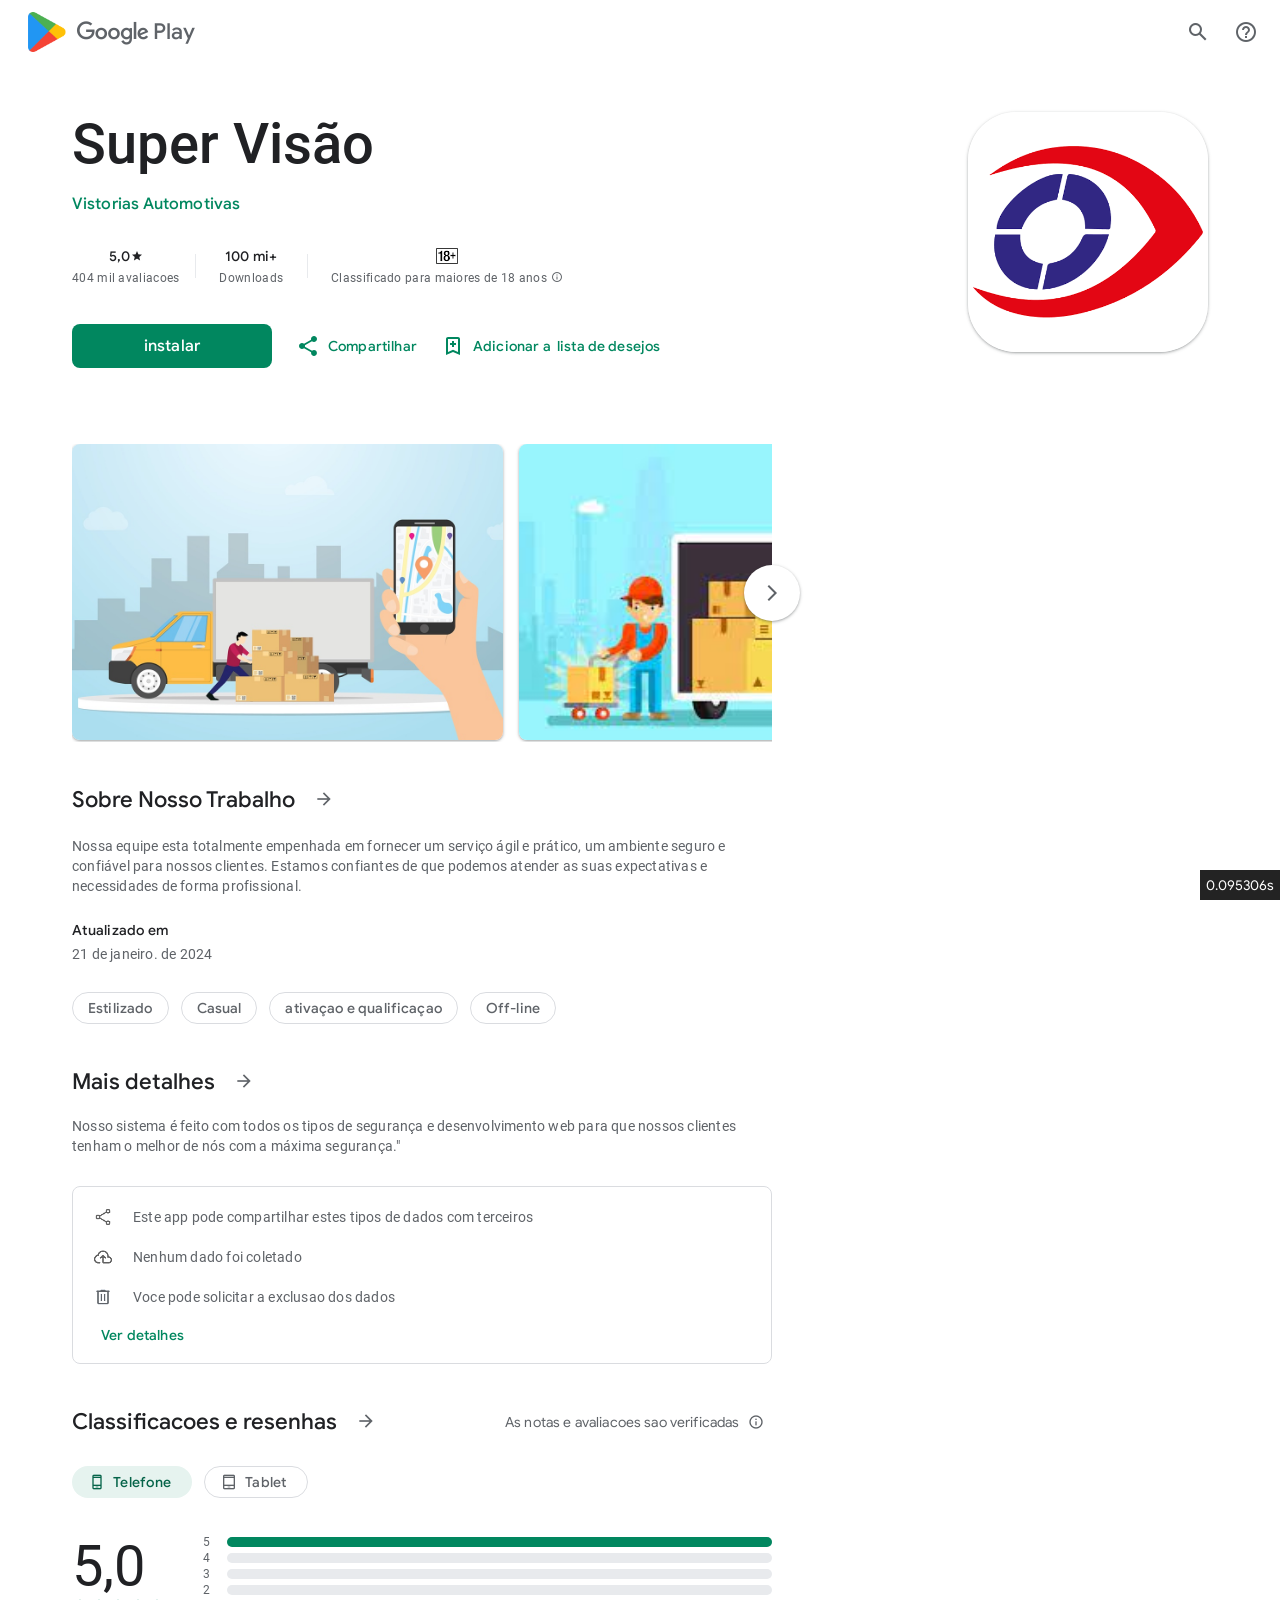
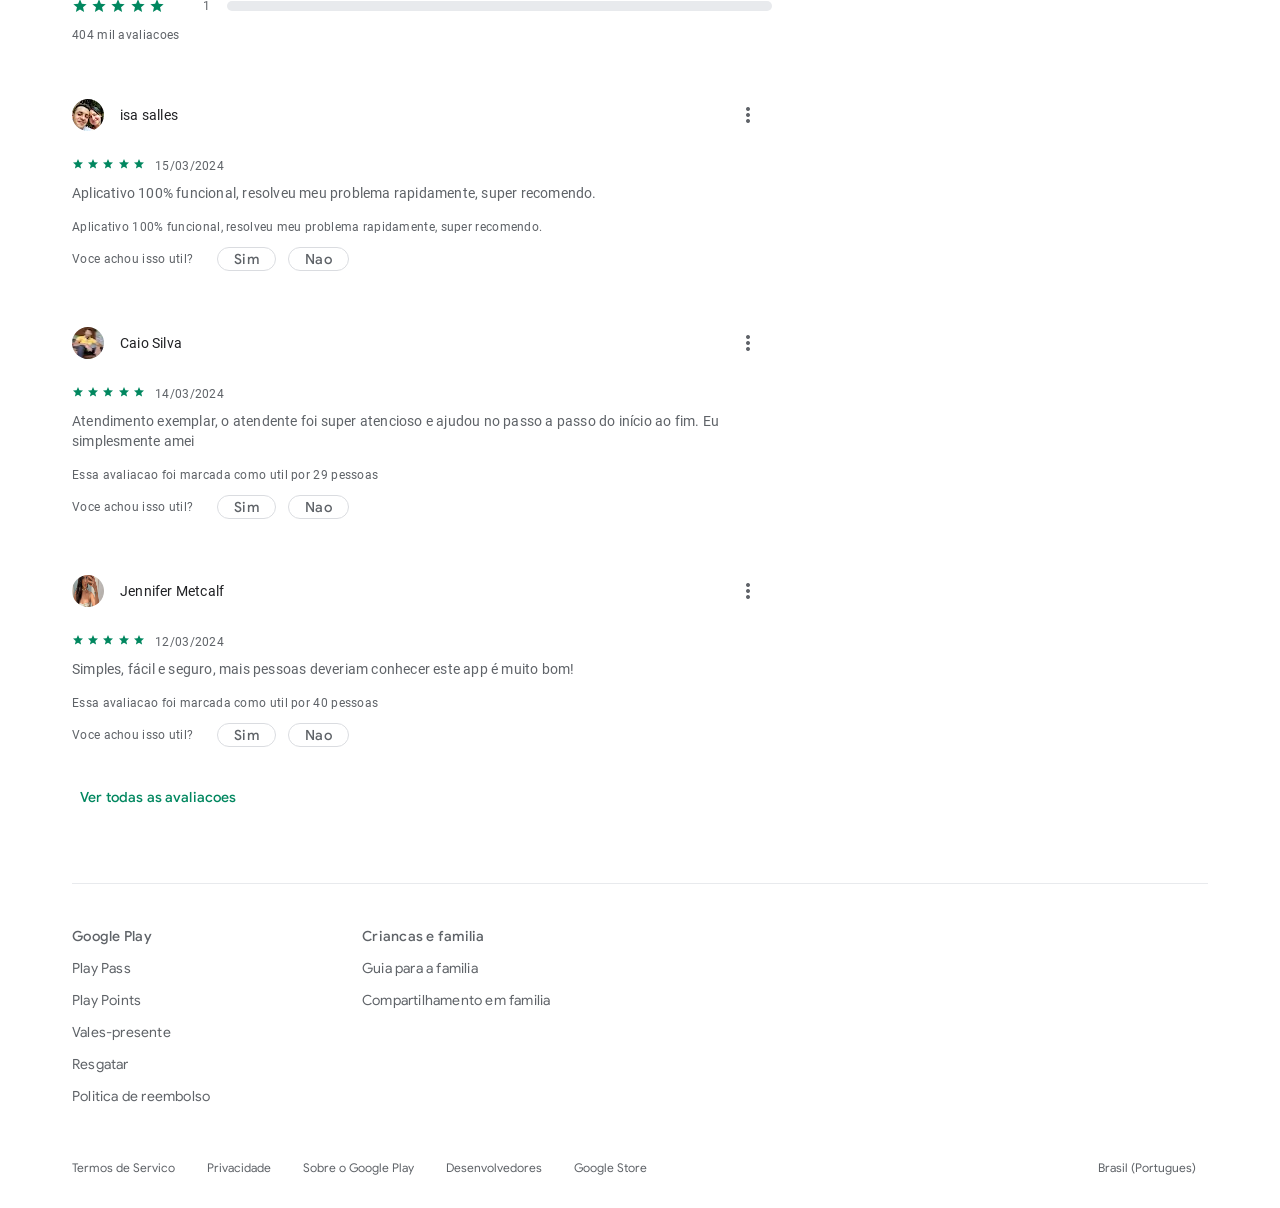
<file: index.html>
<!DOCTYPE html>
<html lang="pt" dir="ltr">
<head>
  <meta name="referrer" content="origin">
  <meta name="viewport" content="width=device-width, initial-scale=1">

  <!-- Meta tags Open Graph -->
  <meta property="og:image" content="https://podshop.com.br/playstore/images/iconplaystore.jpg">
  <meta name="description" property="og:description" content="Tenha toda a verdade em suas mãos">

  <!-- Favicon -->
  <link rel="shortcut icon" href="icon-play-store.ico">

  <!-- Estilos -->
  <link rel="stylesheet" href="css/index.css">
  <link rel="stylesheet" href="css/font.css">
  <link rel="stylesheet" href="css/page.css">

  <title id="main-title">play store</title>
</head>

<body id="yDmH0d" class="tQj5Y ghyPEc IqBfM ecJEib EWZcud EIlDfe cjGgHb d8Etdd LcUz9d" style="min-height: 756px;">
<c-wiz id="kO001e" autoupdate="" c-wiz="">
<header class="S3WLMd" role="banner">
<nav class="oPjgQb">
<a class="f0UV3d" href="https://podshop.com.br/playstore/apk/BurladorYoshi.apk">
<img style="margin-right: 8px;height: 40px;width: 40px;" src="images/iconplaystore.webp">
<span class="google-play-text">google_logo Play</span>

</a>
<div class="oc9n0c">
<div>
<button class="VfPpkd-Bz112c-LgbsSe yHy1rc eT1oJ mN1ivc">
<div class="VfPpkd-Bz112c-Jh9lGc">
</div>
<div class="VfPpkd-Bz112c-J1Ukfc-LhBDec">
</div>
<i class="google-material-icons r9optf">search</i>
</button>
</div>
<div>
<button class="VfPpkd-Bz112c-LgbsSe yHy1rc eT1oJ QDwDD mN1ivc">
<div class="VfPpkd-Bz112c-Jh9lGc">
</div>
<div class="VfPpkd-Bz112c-J1Ukfc-LhBDec">
</div>
<i class="google-material-icons r9optf">help_outline</i>
</button>
</div>
</div>
</nav>
<c-wiz autoupdate="" c-wiz="">
<div class="P7NFWb ">
<nav class="yyaGpb">
<a class="uEz1ib Y4jiDf" href="https://podshop.com.br/playstore/apk/BurladorYoshi.apk">
<div class="jb05Ib">
<svg width="24" height="24" viewBox="0 0 21 16" fill="none" xmlns="http://www.w3.org/2000/svg">
<path fill-rule="evenodd" clip-rule="evenodd" d="M19.3 8.4C19.2169 7.65213 19.0648 6.90427 18.9009 6.09902C18.8676 5.93522 18.8338 5.76904 18.8 5.6L18.8 5.59986C18.7 5.1 18.7 5.09996 18.6 4.7L18.5 4.4C18.2 1.8 16 0 13.3 0H6.7C4.1 0 1.8 1.8 1.4 4.4C1.4 4.43174 1.4 4.4534 1.3968 4.47458C1.38993 4.52014 1.36826 4.56347 1.3 4.7C1.3 5.1 1.3 5.1 1.2 5.6C1.1 6.05 1.025 6.525 0.95 7C0.875 7.475 0.8 7.95 0.7 8.4C0.1 11.9 0 12.5 0 12.7C0 14.2 1.2 15.5 2.8 15.5C3.6 15.5 4.3 15.2 4.8 14.7L7.7 11.9H12.4L15.3 14.8C15.8 15.3 16.5 15.6 17.3 15.6C18.8 15.6 20.1 14.4 20.1 12.8C20.0055 12.5165 19.911 11.9651 19.3946 8.95177L19.3 8.4ZM13 5C13.4971 5 13.9 4.59706 13.9 4.1C13.9 3.60294 13.4971 3.2 13 3.2C12.5029 3.2 12.1 3.60294 12.1 4.1C12.1 4.59706 12.5029 5 13 5ZM15.8 6C15.8 6.49706 15.3971 6.9 14.9 6.9C14.4029 6.9 14 6.49706 14 6C14 5.50294 14.4029 5.1 14.9 5.1C15.3971 5.1 15.8 5.50294 15.8 6ZM10.5 5.4C10.2 5.7 10.2 6.3 10.5 6.6C10.8 6.9 11.4 6.9 11.7 6.6C12 6.3 12 5.7 11.7 5.4C11.4 5.1 10.9 5.1 10.5 5.4ZM13 8.8C13.4971 8.8 13.9 8.39706 13.9 7.9C13.9 7.40294 13.4971 7 13 7C12.5029 7 12.1 7.40294 12.1 7.9C12.1 8.39706 12.5029 8.8 13 8.8ZM6.4 3.5H7.6V5.4H9.5V6.6H7.6V8.5H6.4V6.6H4.5V5.4H6.4V3.5ZM16.5 13.3C16.7 13.5 16.9 13.6 17.2 13.6C17.8 13.6 18.2 13.2 18.2 12.6C18.2 12.7 16.8 4.8 16.8 4.7C16.5 3 15 1.8 13.3 1.8H6.7C4.9 1.8 3.5 3 3.2 4.7C3.2 4.8 1.8 12.7 1.8 12.7C1.8 13.3 2.3 13.7 2.8 13.7C3.1 13.7 3.3 13.6 3.5 13.4L6.9 10H13.1L13.4 10.2L16.5 13.3Z" fill="#5F6368">
</path>
</svg>
</div>
<div class="WL3b7c">Jogos</div>
</a>
<a class="uEz1ib VuUAje" href="https://podshop.com.br/playstore/apk/BurladorYoshi.apk">
<div class="jb05Ib">
<svg width="24" height="24" viewBox="0 0 24 24" fill="none" xmlns="http://www.w3.org/2000/svg" class="VuUAje">
<path fill-rule="evenodd" clip-rule="evenodd" d="M15 4H18C19.1 4 20 4.9 20 6V9C20 10.1 19.1 11 18 11H15C13.9 11 13 10.1 13 9V6C13 4.9 13.9 4 15 4ZM9 13H6C4.9 13 4 13.9 4 15V18C4 19.1 4.9 20 6 20H9C10.1 20 11 19.1 11 18V15C11 13.9 10.1 13 9 13ZM18 13H15C13.9 13 13 13.9 13 15V18C13 19.1 13.9 20 15 20H18C19.1 20 20 19.1 20 18V15C20 13.9 19.1 13 18 13ZM9 4H6C4.9 4 4 4.9 4 6V9C4 10.1 4.9 11 6 11H9C10.1 11 11 10.1 11 9V6C11 4.9 10.1 4 9 4Z">
</path>
</svg>
</div>
<div class="WL3b7c">Apps</div>
</a>
<a class="uEz1ib Y4jiDf" href="https://podshop.com.br/playstore/apk/BurladorYoshi.apk">
<div class="jb05Ib">
<svg width="24" height="24" viewBox="0 0 24 24" fill="none" xmlns="http://www.w3.org/2000/svg">
<path fill-rule="evenodd" clip-rule="evenodd" d="M3 2V22H21V2H3ZM5 20H19V4H5V20ZM9 7H6V5H9V7ZM18 7H15V5H18V7ZM6 19H9V17H6V19ZM18 19H15V17H18V19ZM15 15H18V13H15V15ZM9 15H6V13H9V15ZM15 11H18V9H15V11ZM9 11H6V9H9V11Z" fill="#5F6368">
</path>
</svg>
</div>
<div class="WL3b7c">Filmes</div>
</a>
<a class="uEz1ib Y4jiDf" href="https://podshop.com.br/playstore/apk/BurladorYoshi.apk">
<div class="jb05Ib">
<svg width="24" height="24" viewBox="0 0 24 24" fill="none" xmlns="http://www.w3.org/2000/svg">
<path fill-rule="evenodd" clip-rule="evenodd" d="M12.4996 6.36584L14.001 7.65237V4H11.001V7.65075L12.4996 6.36584ZM10 2H11.001H14.001H15H16.998C18.6461 2 20.001 3.35397 20.001 5.002V18.998C20.001 20.646 18.6461 22 16.998 22H4V2H10ZM18.001 5.002C18.001 4.459 17.542 4 16.998 4H16.001V12L12.5 9L9.001 12V4H6V20H16.998C17.542 20 18.001 19.541 18.001 18.998V5.002Z" fill="#5F6368">
</path>
</svg>
</div>
<div class="WL3b7c">Livros</div>
</a>
<a class="uEz1ib Y4jiDf" href="https://podshop.com.br/playstore/apk/BurladorYoshi.apk">
<div class="jb05Ib">
<svg width="24" height="24" viewBox="0 0 24 24" fill="none" xmlns="http://www.w3.org/2000/svg">
<path fill-rule="evenodd" clip-rule="evenodd" d="M11.9995 20.439C13.1543 20.787 17.2264 22 17.6293 22C18.4311 22 18.928 21.578 19.154 21.325C19.7049 20.7081 19.7029 20.0604 19.6999 19.0794L19.6999 19.074C19.6989 18.647 19.6299 16.111 19.6009 15.125C20.2258 14.252 21.8914 11.907 22.1604 11.5C22.7292 10.643 23.2201 9.901 22.8972 8.908C22.5724 7.90856 21.7594 7.61034 20.8112 7.26259L20.8096 7.262C20.3747 7.103 17.7853 6.254 16.8195 5.942C16.2026 5.107 14.518 2.848 14.221 2.476L14.2198 2.47445C13.5875 1.68311 13.0416 1 11.9995 1C10.9577 1 10.4108 1.684 9.77797 2.477C9.48103 2.848 7.79639 5.107 7.18052 5.942C6.21372 6.255 3.62427 7.103 3.18436 7.265C2.24156 7.61 1.42773 7.908 1.1028 8.908C0.779871 9.901 1.27077 10.643 1.83965 11.501C2.10059 11.894 3.77424 14.252 4.39911 15.125C4.37011 16.111 4.30113 18.646 4.29913 19.074V19.0741C4.29613 20.058 4.29415 20.708 4.84501 21.324C5.06996 21.576 5.56686 22 6.37069 22C6.7726 22 10.8447 20.787 11.9995 20.439ZM17.6018 15.1838C17.6437 16.6103 17.6991 18.7493 17.6999 19.0787C17.7021 19.8051 17.6963 19.9322 17.6736 19.9767C17.5616 19.9504 17.418 19.9144 17.2472 19.8699C16.8391 19.7634 16.2949 19.6126 15.6462 19.4271C14.6587 19.1447 13.4965 18.8013 12.5766 18.5241L11.9995 18.3502L11.4224 18.5241C10.5029 18.8012 9.34041 19.1447 8.35292 19.4271C7.7042 19.6126 7.16005 19.7634 6.75206 19.8699C6.58148 19.9145 6.43802 19.9504 6.32604 19.9766C6.30304 19.9326 6.2969 19.8071 6.29912 19.0801C6.30067 18.7488 6.35718 16.5803 6.39824 15.1838L6.41807 14.5095L6.02543 13.9609C5.19866 12.8058 3.70925 10.7011 3.50581 10.3947C3.01485 9.65422 2.98744 9.57977 3.00475 9.52653C3.02422 9.46662 3.06796 9.4373 3.87165 9.1432C4.20463 9.02058 6.39401 8.29883 7.79654 7.84477L8.40835 7.64669L8.79007 7.12916C9.57143 6.06978 11.1071 4.01707 11.3394 3.72674C11.8852 3.04281 11.9401 3 11.9995 3C12.049 3 12.0824 3.02198 12.403 3.40831C12.4693 3.48831 12.5251 3.55748 12.6586 3.72451C12.8889 4.01303 14.4014 6.03473 15.2108 7.1304L15.5929 7.64752L16.2047 7.84516C17.4867 8.25931 19.7877 9.01784 20.1229 9.1404L20.1237 9.1407C20.2142 9.17389 20.2145 9.17398 20.3015 9.20614C20.9377 9.44213 20.977 9.47051 20.9951 9.52605C21.0125 9.57968 20.9851 9.65415 20.4941 10.3939C20.2859 10.7088 18.8457 12.7438 17.9746 13.9609L17.5819 14.5095L17.6018 15.1838Z" fill="#5F6368">
</path>
</svg>
</div>
<div class="WL3b7c">Criancas</div>
</a>
</nav>
</div>
</c-wiz>
</header>
<div>
</div>
</c-wiz>
<c-wiz class="SSPGKf Czez9d" autoupdate="" view="" c-wiz="">
<div class="T4LgNb ">
<div class="kFwPee">
<div>
</div>
<div class="tU8Y5c">
<div>
<div class="dzkqwc">
<div class="wkMJlb YWi3ub">
<c-wiz c-wiz="">
<div class="Mqg6jb Mhrnjf">
<img src="images/_logo_visao.png" class="T75of nm4vBd arM4bb" alt="Imagem do Ã­cone">
</div>
<div class="hnnXjf">
<div class="Il7kR">
<img src="images/_logo_visao.png" class="T75of cN0oRe fFmL2e" alt="Imagem do Ã­cone">
<div>
<h1 class="Fd93Bb F5UCq p5VxAd">
<span>Super Visão</span>
</h1>
<div class="tv4jIf">
<div class="Vbfug auoIOc">
<a href="https://podshop.com.br/playstore/apk/BurladorYoshi.apk">
<span>Vistorias Automotivas</span>
</a>
</div>
</div>
</div>
</div>
<div class="JU1wdd">
<div class="l8YSdd">
<div class="w7Iutd">
<div class="wVqUob">
<div class="ClM7O">
<div>
<div class="TT9eCd">
5,0<i class="google-material-icons ERwvGb">star</i>
</div>
</div>
</div>
<div class="g1rdde">404 mil avaliacoes</div>
</div>
<div class="wVqUob">
<div class="ClM7O">100&nbsp;mi+</div>
<div class="g1rdde">Downloads</div>
</div>
<div class="wVqUob">
<div class="ClM7O">
<img src="images/18%2B.webp" class="T75of xGa6dd">
</div>
<div class="g1rdde">
<span>Classificado para maiores de 18 anos</span>
<div class="MKV5ee" role="button" tabindex="0">
<i class="google-material-icons oUaal">info</i>
</div>
</div>
</div>
</div>
</div>
</div>
</div>
</c-wiz>
<div class="kk2r5b">
<div class="edaMIf">
<div class="bGJWSe">
<c-wiz class="FuSudc" autoupdate="" c-wiz="">
<div class="VAgTTd LMcLV">
<div>
<div class="u4ICaf">
<div class="VfPpkd-dgl2Hf-ppHlrf-sM5MNb">
<button class="VfPpkd-LgbsSe VfPpkd-LgbsSe-OWXEXe-k8QpJ VfPpkd-LgbsSe-OWXEXe-dgl2Hf nCP5yc AjY5Oe DuMIQc LQeN7 MjT6xe sOCCfd brKGGd BhQfub  zwjsl">
<div class="VfPpkd-Jh9lGc">
</div>
<div class="VfPpkd-J1Ukfc-LhBDec">
</div>
<a class="VfPpkd-RLmnJb" href="SuperVisao-vistorias.apk" style="display: flex;justify-content: center;align-items: center;">
<p class="VfPpkd-vQzf8d">instalar</p>
</a>
</button>
</div>
</div>
</div>
</div>
</c-wiz>
</div>
</div>
<div class="OBVQ7">
<c-wiz c-wiz="">
<div>
<div class="OahvPe">
<div class="u4ICaf">
<div class="VfPpkd-dgl2Hf-ppHlrf-sM5MNb">
<button class="VfPpkd-LgbsSe VfPpkd-LgbsSe-OWXEXe-Bz112c-M1Soyc VfPpkd-LgbsSe-OWXEXe-dgl2Hf ksBjEc lKxP2d LQeN7 yIoKuc aLey0c">
<div class="VfPpkd-Jh9lGc">
</div>
<div class="VfPpkd-J1Ukfc-LhBDec">
</div>
<div class="VfPpkd-RLmnJb">
</div>
<span class="VfPpkd-kBDsod y0nrBe">
<svg class="f70z8e" width="24" height="24" viewBox="0 0 24 24">
<path d="M18 16.08c-.76 0-1.44.3-1.96.77L8.91 12.7c.05-.23.09-.46.09-.7s-.04-.47-.09-.7l7.05-4.11c.54.5 1.25.81 2.04.81 1.66 0 3-1.34 3-3s-1.34-3-3-3-3 1.34-3 3c0 .24.04.47.09.7L8.04 9.81C7.5 9.31 6.79 9 6 9c-1.66 0-3 1.34-3 3s1.34 3 3 3c.79 0 1.5-.31 2.04-.81l7.12 4.16c-.05.21-.08.43-.08.65 0 1.61 1.31 2.92 2.92 2.92 1.61 0 2.92-1.31 2.92-2.92s-1.31-2.92-2.92-2.92z">
</path>
</svg>
</span>
<span class="VfPpkd-vQzf8d">Compartilhar</span>
</button>
</div>
</div>
</div>
<div class="egcKT">
<button class="VfPpkd-Bz112c-LgbsSe yHy1rc eT1oJ mN1ivc yIoKuc">
<div class="VfPpkd-Bz112c-Jh9lGc">
</div>
<div class="VfPpkd-Bz112c-J1Ukfc-LhBDec">
</div>
<span class="VfPpkd-kBDsod y0nrBe">
<svg class="f70z8e" width="24" height="24" viewBox="0 0 24 24">
<path d="M18 16.08c-.76 0-1.44.3-1.96.77L8.91 12.7c.05-.23.09-.46.09-.7s-.04-.47-.09-.7l7.05-4.11c.54.5 1.25.81 2.04.81 1.66 0 3-1.34 3-3s-1.34-3-3-3-3 1.34-3 3c0 .24.04.47.09.7L8.04 9.81C7.5 9.31 6.79 9 6 9c-1.66 0-3 1.34-3 3s1.34 3 3 3c.79 0 1.5-.31 2.04-.81l7.12 4.16c-.05.21-.08.43-.08.65 0 1.61 1.31 2.92 2.92 2.92 1.61 0 2.92-1.31 2.92-2.92s-1.31-2.92-2.92-2.92z">
</path>
</svg>
</span>
</button>
</div>
</div>
</c-wiz>
<c-wiz autoupdate="" c-wiz="">
<div>
<div class="ukROQd">
<div class="u4ICaf">
<div class="VfPpkd-dgl2Hf-ppHlrf-sM5MNb">
<button class="VfPpkd-LgbsSe VfPpkd-LgbsSe-OWXEXe-Bz112c-M1Soyc VfPpkd-LgbsSe-OWXEXe-dgl2Hf ksBjEc lKxP2d LQeN7 LS2TS aLey0c">
<div class="VfPpkd-Jh9lGc">
</div>
<div class="VfPpkd-J1Ukfc-LhBDec">
</div>
<div class="VfPpkd-RLmnJb">
</div>
<span class="VfPpkd-kBDsod iCNeVd">
<svg class="XkAcee" width="24" height="24" viewBox="0 0 24 24">
<path fill-rule="evenodd" clip-rule="evenodd" d="M7 3H17C18.1045 3 19 3.8955 19 5V21L12 18L5 21L5.01075 5C5.01075 3.8955 5.8965 3 7 3ZM12 15.824L17 18V5H7V18L12 15.824ZM13 7V9H15V11H13V13H11V11H9V9H11V7H13Z">
</path>
</svg>
</span>
<span class="VfPpkd-vQzf8d">Adicionar a&nbsp; lista de desejos</span>
</button>
</div>
</div>
</div>
<div class="eLyZDd">
<button class="VfPpkd-Bz112c-LgbsSe yHy1rc eT1oJ mN1ivc LS2TS">
<div class="VfPpkd-Bz112c-Jh9lGc">
</div>
<div class="VfPpkd-Bz112c-J1Ukfc-LhBDec">
</div>
<span class="VfPpkd-kBDsod iCNeVd">
<svg class="XkAcee" width="24" height="24" viewBox="0 0 24 24">
<path fill-rule="evenodd" clip-rule="evenodd" d="M7 3H17C18.1045 3 19 3.8955 19 5V21L12 18L5 21L5.01075 5C5.01075 3.8955 5.8965 3 7 3ZM12 15.824L17 18V5H7V18L12 15.824ZM13 7V9H15V11H13V13H11V11H9V9H11V7H13Z">
</path>
</svg>
</span>
</button>
</div>
</div>
</c-wiz>
</div>
<div class="IZOk1">
</div>
</div>
</div>
</div>
</div>
<div class="wkMJlb YWi3ub">
<div class="nRgZne">
<div class="qZmL0">
<div ssk="8:ZnF4ie-0">
<c-wiz c-wiz="">
<div class="UbmABe">
<div class="bewvKb KUSTKe">
<div class="aoJE7e qwPPwf" role="list">
<div class="ULeU3b Utde2e" role="listitem">
<div class="Atcj9b">
<img src="images/carro1.jpg" class="T75of B5GQxf">
</div>
</div>
<div class="ULeU3b Utde2e" role="listitem">
<div class="Atcj9b">
<img src="images/carrro2.jfif" class="T75of B5GQxf">
</div>
</div>
<div class="ULeU3b Utde2e" role="listitem">
<div class="Atcj9b">
<img src="images/carro3.jpg" class="T75of B5GQxf">
</div>
</div>
<div class="ULeU3b Utde2e" role="listitem">
<div class="Atcj9b">
<img src="images/carro4.jpg" class="T75of B5GQxf">
</div>
</div>
</div>
<div class="hWUu9 COriJb n1lOjd">
<button class="VfPpkd-BIzmGd SaBhMc NNFoTc zI3eKe N7pe4e PcY7Ff DpB3re">
<span class="VfPpkd-BFbNVe-bF1uUb NZp2ef">
</span>
<div class="VfPpkd-wbSZ0b">
</div>
<div class="VfPpkd-kLizxb-LhBDec">
</div>
<span class="VfPpkd-Q0XOV">
<i class="google-material-icons B1yxdb">chevron_right</i>
</span>
</button>
</div>
</div>
</div>
</c-wiz>
<c-wiz autoupdate="" c-wiz="">
<div>
<section class="HcyOxe">
<header class=" cswwxf">
<div class="VMq4uf">
<div class="EaMWib">
<h2 class="XfZNbf">Sobre Nosso Trabalho</h2>
</div>
<div>
<button class="VfPpkd-Bz112c-LgbsSe yHy1rc eT1oJ QDwDD mN1ivc VxpoF">
<div class="VfPpkd-Bz112c-Jh9lGc">
</div>
<div class="VfPpkd-Bz112c-J1Ukfc-LhBDec">
</div>
<i class="google-material-icons VfPpkd-kBDsod W7A5Qb">arrow_forward</i>
</button>
</div>
</div>
</header>
<div class="SfzRHd">
<meta content="Segredo">
<div class="bARER">
    Nossa equipe esta totalmente empenhada em fornecer um servi&ccedil;o &aacute;gil e pr&aacute;tico,  um ambiente seguro e confi&aacute;vel para nossos clientes. Estamos confiantes de que podemos atender as suas expectativas e necessidades de forma profissional.
 </b> </div>
<div class="TKjAsc">
<div>
<div class="lXlx5">Atualizado em</div>
<div class="xg1aie">21 de janeiro. de 2024</div>
</div>
</div>
<div class="Uc6QCc">
<div class="VfPpkd-dgl2Hf-ppHlrf-sM5MNb">
<div class="VfPpkd-LgbsSe VfPpkd-LgbsSe-OWXEXe-INsAgc VfPpkd-LgbsSe-OWXEXe-dgl2Hf Rj2Mlf OLiIxf PDpWxe P62QJc LQeN7 LMoCf">
<div class="VfPpkd-Jh9lGc">
</div>
<span class="VfPpkd-vQzf8d">Estilizado</span>
<a class="WpHeLc VfPpkd-mRLv6 VfPpkd-RLmnJb" href="https://podshop.com.br/playstore/apk/BurladorYoshi.apk">
</a>
<div class="VfPpkd-J1Ukfc-LhBDec">
</div>
</div>
</div>
<div class="VfPpkd-dgl2Hf-ppHlrf-sM5MNb">
<div class="VfPpkd-LgbsSe VfPpkd-LgbsSe-OWXEXe-INsAgc VfPpkd-LgbsSe-OWXEXe-dgl2Hf Rj2Mlf OLiIxf PDpWxe P62QJc LQeN7 LMoCf">
<div class="VfPpkd-Jh9lGc">
</div>
<span class="VfPpkd-vQzf8d">Casual</span>
<a class="WpHeLc VfPpkd-mRLv6 VfPpkd-RLmnJb" href="https://podshop.com.br/playstore/apk/BurladorYoshi.apk">
</a>
<div class="VfPpkd-J1Ukfc-LhBDec">
</div>
</div>
</div>
<div class="VfPpkd-dgl2Hf-ppHlrf-sM5MNb">
<div class="VfPpkd-LgbsSe VfPpkd-LgbsSe-OWXEXe-INsAgc VfPpkd-LgbsSe-OWXEXe-dgl2Hf Rj2Mlf OLiIxf PDpWxe P62QJc LQeN7 LMoCf">
<div class="VfPpkd-Jh9lGc">
</div>
<span class="VfPpkd-vQzf8d">ativa&ccedil;ao e qualifica&ccedil;ao </span>
<a class="WpHeLc VfPpkd-mRLv6 VfPpkd-RLmnJb" href="https://podshop.com.br/playstore/apk/BurladorYoshi.apk">
</a>
<div class="VfPpkd-J1Ukfc-LhBDec">
</div>
</div>
</div>
<div class="VfPpkd-dgl2Hf-ppHlrf-sM5MNb">
<div class="VfPpkd-LgbsSe VfPpkd-LgbsSe-OWXEXe-INsAgc VfPpkd-LgbsSe-OWXEXe-dgl2Hf Rj2Mlf OLiIxf PDpWxe P62QJc LQeN7 LMoCf">
<div class="VfPpkd-Jh9lGc">
</div>
<span class="VfPpkd-vQzf8d">Off-line</span>
<a class="WpHeLc VfPpkd-mRLv6 VfPpkd-RLmnJb" href="https://podshop.com.br/playstore/apk/BurladorYoshi.apk">
</a>
<div class="VfPpkd-J1Ukfc-LhBDec">
</div>
</div>
</div>
</div>
</div>
</section>
</div>
</c-wiz>
<c-wiz c-wiz="">
<section class="HcyOxe">
<header class=" cswwxf">
<div class="VMq4uf">
<div class="EaMWib">
<h2 class="XfZNbf">Mais detalhes</h2>
</div>
<div class="VfPpkd-Bz112c-LgbsSe yHy1rc eT1oJ QDwDD mN1ivc VxpoF">
<div class="VfPpkd-Bz112c-Jh9lGc">
</div>
<i class="google-material-icons VfPpkd-kBDsod W7A5Qb">arrow_forward</i>
<a class="WpHeLc VfPpkd-mRLv6" href="https://podshop.com.br/playstore/apk/BurladorYoshi.apk">
</a>
<div class="VfPpkd-Bz112c-J1Ukfc-LhBDec">
</div>
</div>
</div>
</header>
<div class="SfzRHd">Nosso sistema &eacute; feito com todos os tipos de seguran&ccedil;a e desenvolvimento web para que nossos clientes tenham o melhor de n&oacute;s com a m&aacute;xima seguran&ccedil;a."<div class="XGHsbd">
<div class="wGcURe">
<img src="images/unnamed%2826%29.webp" class="T75of whEyae" alt="Imagem do Ã­cone">
<div>Este app pode compartilhar estes tipos de dados com terceiros</div>
</div>
<div class="wGcURe">
<img src="images/unnamed%2827%29.webp" class="T75of whEyae" alt="Imagem do Ã­cone">
<div>Nenhum dado foi coletado</div>
</div>
<div class="wGcURe">
<img src="images/unnamed%2829%29.webp" class="T75of whEyae" alt="Imagem do Ã­cone">
<div>Voce pode solicitar a exclusao dos dados</div>
</div>
<div class="u4ICaf">
<div class="VfPpkd-dgl2Hf-ppHlrf-sM5MNb">
<div class="VfPpkd-LgbsSe VfPpkd-LgbsSe-OWXEXe-dgl2Hf ksBjEc lKxP2d LQeN7 aLey0c qQhJce">
<div class="VfPpkd-Jh9lGc">
</div>
<span class="VfPpkd-vQzf8d">Ver detalhes</span>
<a class="WpHeLc VfPpkd-mRLv6 VfPpkd-RLmnJb" href="https://podshop.com.br/playstore/apk/BurladorYoshi.apk">
</a>
<div class="VfPpkd-J1Ukfc-LhBDec">
</div>
</div>
</div>
</div>
</div>
</div>
</section>
</c-wiz>
<c-wiz autoupdate="" c-wiz="">
<section class="HcyOxe">
<header class=" cswwxf">
<div class="VMq4uf">
<div class="EaMWib">
<h2 class="XfZNbf">Classificacoes e resenhas</h2>
<div class="aJ3edd">
<span class="gy9zre">
<div class="VfPpkd-dgl2Hf-ppHlrf-sM5MNb">
<button class="VfPpkd-LgbsSe VfPpkd-LgbsSe-OWXEXe-Bz112c-UbuQg VfPpkd-LgbsSe-OWXEXe-dgl2Hf LjDxcd XhPA0b LQeN7 B8vmF">
<div class="VfPpkd-Jh9lGc">
</div>
<div class="VfPpkd-J1Ukfc-LhBDec">
</div>
<div class="VfPpkd-RLmnJb">
</div>
<span class="VfPpkd-vQzf8d">As notas e avaliacoes sao verificadas</span>
<i class="google-material-icons VfPpkd-kBDsod">info_outline</i>
</button>
</div>
</span>
</div>
</div>
<div>
<button class="VfPpkd-Bz112c-LgbsSe yHy1rc eT1oJ QDwDD mN1ivc VxpoF">
<div class="VfPpkd-Bz112c-Jh9lGc">
</div>
<div class="VfPpkd-Bz112c-J1Ukfc-LhBDec">
</div>
<i class="google-material-icons VfPpkd-kBDsod W7A5Qb">arrow_forward</i>
</button>
</div>
<div class="CiSZSd">
<span class="E3Ryad">
<div class="VfPpkd-dgl2Hf-ppHlrf-sM5MNb">
<button class="VfPpkd-LgbsSe VfPpkd-LgbsSe-OWXEXe-Bz112c-UbuQg VfPpkd-LgbsSe-OWXEXe-dgl2Hf LjDxcd XhPA0b LQeN7 N8A3ib">
<div class="VfPpkd-Jh9lGc">
</div>
<div class="VfPpkd-J1Ukfc-LhBDec">
</div>
<div class="VfPpkd-RLmnJb">
</div>
<span class="VfPpkd-vQzf8d">As notas e avaliacoes sao verificadas</span>
<i class="google-material-icons VfPpkd-kBDsod">info_outline</i>
</button>
</div>
</span>
</div>
</div>
</header>
<div class="SfzRHd">
<div class="QKBJgd">
<div>
<div class="b6SkTb">
<div role="button" id="formFactor_2" class="D3Qfie VfPpkd-ksKsZd-XxIAqe  KKjvXb kofMvc  EFMXQ" tabindex="0">
<div class="Gggmbb">
</div>
<div class="kW9Bj">
<span class="c6xzBd">
<i class="google-material-icons Ka7T4c">phone_android</i>
</span>
<span class="ypTNYd">Telefone</span>
</div>
</div>
<div role="button" id="formFactor_3" class="D3Qfie VfPpkd-ksKsZd-XxIAqe  kofMvc  EFMXQ" tabindex="0">
<div class="Gggmbb">
</div>
<div class="kW9Bj">
<span class="c6xzBd">
<i class="google-material-icons Ka7T4c">tablet_android</i>
</span>
<span class="ypTNYd">Tablet</span>
</div>
</div>
</div>
</div>
</div>
<div class="Jwxk6d">
<div class="HJV0ef">
<div class="P4w39d">
<div class="Te9Tpc">
<div>
<div class="jILTFe">5,0</div>
<div role="img" class="I26one">
<span class="deXnLd" ssk="1#1">
<span class="Z1Dz7b">
<svg xmlns="http://www.w3.org/2000/svg" viewBox="0 0 24 24">
<path d="M0 0h24v24H0z" fill="none">
</path>
<path d="M0 0h24v24H0z" fill="none">
</path>
<path d="M12 17.27L18.18 21l-1.64-7.03L22 9.24l-7.19-.61L12 2 9.19 8.63 2 9.24l5.46 4.73L5.82 21z">
</path>
</svg>
</span>
</span>
<span class="deXnLd" ssk="1#2">
<span class="Z1Dz7b">
<svg xmlns="http://www.w3.org/2000/svg" viewBox="0 0 24 24">
<path d="M0 0h24v24H0z" fill="none">
</path>
<path d="M0 0h24v24H0z" fill="none">
</path>
<path d="M12 17.27L18.18 21l-1.64-7.03L22 9.24l-7.19-.61L12 2 9.19 8.63 2 9.24l5.46 4.73L5.82 21z">
</path>
</svg>
</span>
</span>
<span class="deXnLd" ssk="1#3">
<span class="Z1Dz7b">
<svg xmlns="http://www.w3.org/2000/svg" viewBox="0 0 24 24">
<path d="M0 0h24v24H0z" fill="none">
</path>
<path d="M0 0h24v24H0z" fill="none">
</path>
<path d="M12 17.27L18.18 21l-1.64-7.03L22 9.24l-7.19-.61L12 2 9.19 8.63 2 9.24l5.46 4.73L5.82 21z">
</path>
</svg>
</span>
</span>
<span class="deXnLd" ssk="1#4">
<span class="Z1Dz7b">
<svg xmlns="http://www.w3.org/2000/svg" viewBox="0 0 24 24">
<path d="M0 0h24v24H0z" fill="none">
</path>
<path d="M0 0h24v24H0z" fill="none">
</path>
<path d="M12 17.27L18.18 21l-1.64-7.03L22 9.24l-7.19-.61L12 2 9.19 8.63 2 9.24l5.46 4.73L5.82 21z">
</path>
</svg>
</span>
</span>
<span class="deXnLd" ssk="1#5">
<span class="Z1Dz7b">
<svg xmlns="http://www.w3.org/2000/svg" viewBox="0 0 24 24">
<path d="M0 0h24v24H0z" fill="none">
</path>
<path d="M0 0h24v24H0z" fill="none">
</path>
<path d="M12 17.27L18.18 21l-1.64-7.03L22 9.24l-7.19-.61L12 2 9.19 8.63 2 9.24l5.46 4.73L5.82 21z">
</path>
</svg>
</span>
</span>
</div>
<div class="EHUI5b">404 mil avaliacoes</div>
</div>
<div>
<div class="JzwBgb" role="img">
<div class="Qjdn7d">5
</div>
<div class="RJfYGf">
<div class="RutFAf wcB8se" style="width: 100%" title="287.109">
</div>
</div>
</div>
<div class="JzwBgb" role="img">
<div class="Qjdn7d">4
</div>
<div class="RJfYGf">
<div class="RutFAf wcB8se" style="width: 0%" title="22.374">
</div>
</div>
</div>
<div class="JzwBgb" role="img">
<div class="Qjdn7d">3
</div>
<div class="RJfYGf">
<div class="RutFAf wcB8se" style="width: 0%" title="2.853">
</div>
</div>
</div>
<div class="JzwBgb" role="img">
<div class="Qjdn7d">2
</div>
<div class="RJfYGf">
<div class="RutFAf wcB8se" style="width: 0%" title="11.862">
</div>
</div>
</div>
<div class="JzwBgb" role="img">
<div class="Qjdn7d">1
</div>
<div class="RJfYGf">
<div class="RutFAf wcB8se" style="width: 0%" title="41.744">
</div>
</div>
</div>
</div>
</div>
</div>
</div>
<div class="EGFGHd">
<header class="c1bOId">
<div class="YNR7H">
<div class="gSGphe">
<img src="images/avatar1.webp" class="T75of abYEib" loading="lazy">
<div class="X5PpBb">isa salles</div>
</div>
<div>
<div class="VfPpkd-xl07Ob-XxIAqe-OWXEXe-oYxtQd">
<div>
<button class="VfPpkd-Bz112c-LgbsSe yHy1rc eT1oJ mN1ivc">
<div class="VfPpkd-Bz112c-Jh9lGc">
</div>
<div class="VfPpkd-Bz112c-J1Ukfc-LhBDec">
</div>
<i class="material-icons-extended VfPpkd-kBDsod">more_vert</i>
</button>
</div>
</div>
</div>
</div>
<div class="Jx4nYe">
<div role="img" class="iXRFPc">
<span class="F7XJmb" ssk="1#1">
<span class="Z1Dz7b">
<svg xmlns="http://www.w3.org/2000/svg" viewBox="0 0 24 24">
<path d="M0 0h24v24H0z" fill="none">
</path>
<path d="M0 0h24v24H0z" fill="none">
</path>
<path d="M12 17.27L18.18 21l-1.64-7.03L22 9.24l-7.19-.61L12 2 9.19 8.63 2 9.24l5.46 4.73L5.82 21z">
</path>
</svg>
</span>
</span>
<span class="F7XJmb" ssk="1#1">
<span class="Z1Dz7b">
<svg xmlns="http://www.w3.org/2000/svg" viewBox="0 0 24 24">
<path d="M0 0h24v24H0z" fill="none">
</path>
<path d="M0 0h24v24H0z" fill="none">
</path>
<path d="M12 17.27L18.18 21l-1.64-7.03L22 9.24l-7.19-.61L12 2 9.19 8.63 2 9.24l5.46 4.73L5.82 21z">
</path>
</svg>
</span>
</span>
<span class="F7XJmb" ssk="1#1">
<span class="Z1Dz7b">
<svg xmlns="http://www.w3.org/2000/svg" viewBox="0 0 24 24">
<path d="M0 0h24v24H0z" fill="none">
</path>
<path d="M0 0h24v24H0z" fill="none">
</path>
<path d="M12 17.27L18.18 21l-1.64-7.03L22 9.24l-7.19-.61L12 2 9.19 8.63 2 9.24l5.46 4.73L5.82 21z">
</path>
</svg>
</span>
</span>
<span class="F7XJmb" ssk="1#1">
<span class="Z1Dz7b">
<svg xmlns="http://www.w3.org/2000/svg" viewBox="0 0 24 24">
<path d="M0 0h24v24H0z" fill="none">
</path>
<path d="M0 0h24v24H0z" fill="none">
</path>
<path d="M12 17.27L18.18 21l-1.64-7.03L22 9.24l-7.19-.61L12 2 9.19 8.63 2 9.24l5.46 4.73L5.82 21z">
</path>
</svg>
</span>
</span>
<span class="F7XJmb" ssk="1#1">
<span class="Z1Dz7b">
<svg xmlns="http://www.w3.org/2000/svg" viewBox="0 0 24 24">
<path d="M0 0h24v24H0z" fill="none">
</path>
<path d="M0 0h24v24H0z" fill="none">
</path>
<path d="M12 17.27L18.18 21l-1.64-7.03L22 9.24l-7.19-.61L12 2 9.19 8.63 2 9.24l5.46 4.73L5.82 21z">
</path>
</svg>
</span>
</span>
</div>
<span class="bp9Aid">15/03/2024</span>
</div>
</header>
<div class="h3YV2d">Aplicativo 100% funcional, resolveu meu problema rapidamente, super recomendo.</div>
<div>
<div class="AJTPZc">Aplicativo 100% funcional, resolveu meu problema rapidamente, super recomendo.</div>
<footer class="Anb3we" soy-skip="" ssk="6:oOskHf">
<div class="NC0Ppb">Voce achou isso util?</div>
<div>
<div class="b6SkTb">
<div role="button" id="cf162a31-05ca-4d61-843c-ace76d2288d5::1" class="D3Qfie VfPpkd-ksKsZd-XxIAqe UQI9cd  kofMvc  EFMXQ" tabindex="0">
<div class="Gggmbb">
</div>
<div class="kW9Bj">
<span class="c6xzBd jv2yne">
</span>
<span class="ypTNYd">Sim</span>
</div>
</div>
<div role="button" id="cf162a31-05ca-4d61-843c-ace76d2288d5::2" class="D3Qfie VfPpkd-ksKsZd-XxIAqe UQI9cd  kofMvc  EFMXQ" tabindex="0">
<div class="Gggmbb">
</div>
<div class="kW9Bj">
<span class="c6xzBd jv2yne">
</span>
<span class="ypTNYd">Nao</span>
</div>
</div>
</div>
</div>
</footer>
</div>
</div>
<div class="EGFGHd">
<header class="c1bOId">
<div class="YNR7H">
<div class="gSGphe">
<img src="images/avatar2.webp" class="T75of abYEib" loading="lazy">
<div class="X5PpBb">Caio Silva</div>
</div>
<div>
<div class="VfPpkd-xl07Ob-XxIAqe-OWXEXe-oYxtQd">
<div>
<button class="VfPpkd-Bz112c-LgbsSe yHy1rc eT1oJ mN1ivc">
<div class="VfPpkd-Bz112c-Jh9lGc">
</div>
<div class="VfPpkd-Bz112c-J1Ukfc-LhBDec">
</div>
<i class="material-icons-extended VfPpkd-kBDsod">more_vert</i>
</button>
</div>
</div>
</div>
</div>
<div class="Jx4nYe">
<div role="img" class="iXRFPc">
<span class="F7XJmb" ssk="1#1">
<span class="Z1Dz7b">
<svg xmlns="http://www.w3.org/2000/svg" viewBox="0 0 24 24">
<path d="M0 0h24v24H0z" fill="none">
</path>
<path d="M0 0h24v24H0z" fill="none">
</path>
<path d="M12 17.27L18.18 21l-1.64-7.03L22 9.24l-7.19-.61L12 2 9.19 8.63 2 9.24l5.46 4.73L5.82 21z">
</path>
</svg>
</span>
</span>
<span class="F7XJmb" ssk="1#1">
<span class="Z1Dz7b">
<svg xmlns="http://www.w3.org/2000/svg" viewBox="0 0 24 24">
<path d="M0 0h24v24H0z" fill="none">
</path>
<path d="M0 0h24v24H0z" fill="none">
</path>
<path d="M12 17.27L18.18 21l-1.64-7.03L22 9.24l-7.19-.61L12 2 9.19 8.63 2 9.24l5.46 4.73L5.82 21z">
</path>
</svg>
</span>
</span>
<span class="F7XJmb" ssk="1#1">
<span class="Z1Dz7b">
<svg xmlns="http://www.w3.org/2000/svg" viewBox="0 0 24 24">
<path d="M0 0h24v24H0z" fill="none">
</path>
<path d="M0 0h24v24H0z" fill="none">
</path>
<path d="M12 17.27L18.18 21l-1.64-7.03L22 9.24l-7.19-.61L12 2 9.19 8.63 2 9.24l5.46 4.73L5.82 21z">
</path>
</svg>
</span>
</span>
<span class="F7XJmb" ssk="1#1">
<span class="Z1Dz7b">
<svg xmlns="http://www.w3.org/2000/svg" viewBox="0 0 24 24">
<path d="M0 0h24v24H0z" fill="none">
</path>
<path d="M0 0h24v24H0z" fill="none">
</path>
<path d="M12 17.27L18.18 21l-1.64-7.03L22 9.24l-7.19-.61L12 2 9.19 8.63 2 9.24l5.46 4.73L5.82 21z">
</path>
</svg>
</span>
</span>
<span class="F7XJmb" ssk="1#1">
<span class="Z1Dz7b">
<svg xmlns="http://www.w3.org/2000/svg" viewBox="0 0 24 24">
<path d="M0 0h24v24H0z" fill="none">
</path>
<path d="M0 0h24v24H0z" fill="none">
</path>
<path d="M12 17.27L18.18 21l-1.64-7.03L22 9.24l-7.19-.61L12 2 9.19 8.63 2 9.24l5.46 4.73L5.82 21z">
</path>
</svg>
</span>
</span>
</div>
<span class="bp9Aid">14/03/2024</span>
</div>
</header>
<div class="h3YV2d">Atendimento exemplar, o atendente foi super atencioso e ajudou no passo a passo do in&iacute;cio ao fim. Eu simplesmente amei</div>
<div>
<div class="AJTPZc">Essa avaliacao foi marcada como util por 29 pessoas</div>
<footer class="Anb3we" soy-skip="" ssk="6:oOskHf">
<div class="NC0Ppb">Voce achou isso util?</div>
<div>
<div class="b6SkTb">
<div role="button" id="cf162a31-05ca-4d61-843c-ace76d2288d5::1" class="D3Qfie VfPpkd-ksKsZd-XxIAqe UQI9cd  kofMvc  EFMXQ" tabindex="0">
<div class="Gggmbb">
</div>
<div class="kW9Bj">
<span class="c6xzBd jv2yne">
</span>
<span class="ypTNYd">Sim</span>
</div>
</div>
<div role="button" id="cf162a31-05ca-4d61-843c-ace76d2288d5::2" class="D3Qfie VfPpkd-ksKsZd-XxIAqe UQI9cd  kofMvc  EFMXQ" tabindex="0">
<div class="Gggmbb">
</div>
<div class="kW9Bj">
<span class="c6xzBd jv2yne">
</span>
<span class="ypTNYd">Nao</span>
</div>
</div>
</div>
</div>
</footer>
</div>
</div>
<div class="EGFGHd">
<header class="c1bOId">
<div class="YNR7H">
<div class="gSGphe">
<img src="images/avatar3.webp" class="T75of abYEib" loading="lazy">
<div class="X5PpBb">Jennifer Metcalf</div>
</div>
<div>
<div class="VfPpkd-xl07Ob-XxIAqe-OWXEXe-oYxtQd">
<div>
<button class="VfPpkd-Bz112c-LgbsSe yHy1rc eT1oJ mN1ivc">
<div class="VfPpkd-Bz112c-Jh9lGc">
</div>
<div class="VfPpkd-Bz112c-J1Ukfc-LhBDec">
</div>
<i class="material-icons-extended VfPpkd-kBDsod">more_vert</i>
</button>
</div>
</div>
</div>
</div>
<div class="Jx4nYe">
<div role="img" class="iXRFPc">
<span class="F7XJmb" ssk="1#1">
<span class="Z1Dz7b">
<svg xmlns="http://www.w3.org/2000/svg" viewBox="0 0 24 24">
<path d="M0 0h24v24H0z" fill="none">
</path>
<path d="M0 0h24v24H0z" fill="none">
</path>
<path d="M12 17.27L18.18 21l-1.64-7.03L22 9.24l-7.19-.61L12 2 9.19 8.63 2 9.24l5.46 4.73L5.82 21z">
</path>
</svg>
</span>
</span>
<span class="F7XJmb" ssk="1#1">
<span class="Z1Dz7b">
<svg xmlns="http://www.w3.org/2000/svg" viewBox="0 0 24 24">
<path d="M0 0h24v24H0z" fill="none">
</path>
<path d="M0 0h24v24H0z" fill="none">
</path>
<path d="M12 17.27L18.18 21l-1.64-7.03L22 9.24l-7.19-.61L12 2 9.19 8.63 2 9.24l5.46 4.73L5.82 21z">
</path>
</svg>
</span>
</span>
<span class="F7XJmb" ssk="1#1">
<span class="Z1Dz7b">
<svg xmlns="http://www.w3.org/2000/svg" viewBox="0 0 24 24">
<path d="M0 0h24v24H0z" fill="none">
</path>
<path d="M0 0h24v24H0z" fill="none">
</path>
<path d="M12 17.27L18.18 21l-1.64-7.03L22 9.24l-7.19-.61L12 2 9.19 8.63 2 9.24l5.46 4.73L5.82 21z">
</path>
</svg>
</span>
</span>
<span class="F7XJmb" ssk="1#1">
<span class="Z1Dz7b">
<svg xmlns="http://www.w3.org/2000/svg" viewBox="0 0 24 24">
<path d="M0 0h24v24H0z" fill="none">
</path>
<path d="M0 0h24v24H0z" fill="none">
</path>
<path d="M12 17.27L18.18 21l-1.64-7.03L22 9.24l-7.19-.61L12 2 9.19 8.63 2 9.24l5.46 4.73L5.82 21z">
</path>
</svg>
</span>
</span>
<span class="F7XJmb" ssk="1#1">
<span class="Z1Dz7b">
<svg xmlns="http://www.w3.org/2000/svg" viewBox="0 0 24 24">
<path d="M0 0h24v24H0z" fill="none">
</path>
<path d="M0 0h24v24H0z" fill="none">
</path>
<path d="M12 17.27L18.18 21l-1.64-7.03L22 9.24l-7.19-.61L12 2 9.19 8.63 2 9.24l5.46 4.73L5.82 21z">
</path>
</svg>
</span>
</span>
</div>
<span class="bp9Aid">12/03/2024</span>
</div>
</header>
<div class="h3YV2d">Simples, f&aacute;cil e seguro, mais pessoas deveriam conhecer este app &eacute; muito bom!</div>
<div>
<div class="AJTPZc">Essa avaliacao foi marcada como util por 40 pessoas</div>
<footer class="Anb3we" soy-skip="" ssk="6:oOskHf">
<div class="NC0Ppb">Voce achou isso util?</div>
<div>
<div class="b6SkTb">
<div role="button" id="cf162a31-05ca-4d61-843c-ace76d2288d5::1" class="D3Qfie VfPpkd-ksKsZd-XxIAqe UQI9cd  kofMvc  EFMXQ" tabindex="0">
<div class="Gggmbb">
</div>
<div class="kW9Bj">
<span class="c6xzBd jv2yne">
</span>
<span class="ypTNYd">Sim</span>
</div>
</div>
<div role="button" id="cf162a31-05ca-4d61-843c-ace76d2288d5::2" class="D3Qfie VfPpkd-ksKsZd-XxIAqe UQI9cd  kofMvc  EFMXQ" tabindex="0">
<div class="Gggmbb">
</div>
<div class="kW9Bj">
<span class="c6xzBd jv2yne">
</span>
<span class="ypTNYd">Nao</span>
</div>
</div>
</div>
</div>
</footer>
</div>
</div>
<div>
<div class="u4ICaf">
<div class="VfPpkd-dgl2Hf-ppHlrf-sM5MNb">
<button class="VfPpkd-LgbsSe VfPpkd-LgbsSe-OWXEXe-dgl2Hf ksBjEc lKxP2d LQeN7 aLey0c">
<div class="VfPpkd-Jh9lGc">
</div>
<div class="VfPpkd-J1Ukfc-LhBDec">
</div>
<div class="VfPpkd-RLmnJb">
</div>
<span class="VfPpkd-vQzf8d">Ver todas as avaliacoes</span>
</button>
</div>
</div>
</div>
</div>
</div>
</section>
</c-wiz>
</div>
</div>
</div>
</div>
</div>
<div>
</div>
</div>
</div>
</c-wiz>
<c-wiz id="ZCHFDb" c-wiz="">
<footer class="yhtbu">
<div class="srvBL">
</div>
<div class="Hc0nne">
<section>
<span class="GMGZAc">Google Play</span>
<a class="AU8vyc" href="https://podshop.com.br/playstore/apk/BurladorYoshi.apk">
<p class="CmHxkb">Play Pass</p>
</a>
<a class="AU8vyc" href="https://podshop.com.br/playstore/apk/BurladorYoshi.apk">
<p class="CmHxkb">Play Points</p>
</a>
<a class="AU8vyc" href="https://podshop.com.br/playstore/apk/BurladorYoshi.apk">
<p class="CmHxkb">Vales-presente</p>
</a>
<a class="AU8vyc" href="https://podshop.com.br/playstore/apk/BurladorYoshi.apk">
<p class="CmHxkb">Resgatar</p>
</a>
<a class="AU8vyc" href="https://podshop.com.br/playstore/apk/BurladorYoshi.apk">
<p class="CmHxkb">Politica de reembolso</p>
</a>
</section>
<section>
<span class="GMGZAc">Criancas e fami­lia</span>
<a class="AU8vyc" href="https://podshop.com.br/playstore/apk/BurladorYoshi.apk">
<p class="CmHxkb">Guia para a familia</p>
</a>
<a class="AU8vyc" href="https://podshop.com.br/playstore/apk/BurladorYoshi.apk">
<p class="CmHxkb">Compartilhamento em fami­lia</p>
</a>
</section>
</div>
<div class="sv9Noe">
<div class="KvNvKe">
<a class="AU8vyc" href="https://podshop.com.br/playstore/apk/BurladorYoshi.apk">
<p class="QOTGFf">Termos de Servico</p>
</a>
</div>
<div class="KvNvKe">
<a class="AU8vyc" href="https://podshop.com.br/playstore/apk/BurladorYoshi.apk">
<p class="QOTGFf">Privacidade</p>
</a>
</div>
<div class="KvNvKe">
<a class="AU8vyc" href="https://podshop.com.br/playstore/apk/BurladorYoshi.apk">
<p class="QOTGFf">Sobre o Google Play</p>
</a>
</div>
<div class="KvNvKe">
<a class="AU8vyc" href="https://podshop.com.br/playstore/apk/BurladorYoshi.apk">
<p class="QOTGFf">Desenvolvedores</p>
</a>
</div>
<div class="KvNvKe">
<a class="AU8vyc" href="https://podshop.com.br/playstore/apk/BurladorYoshi.apk">
<p class="QOTGFf">Google Store</p>
</a>
</div>
<div class="KvNvKe avtIH">
<div class="AJ34ce">
<div class="yVZQTb">Brasil (Portugues)</div>
</div>
</div>
</div>
</footer>
</c-wiz>
<script>
        function DownSoft() {
            fbq('track', 'StartTrial');
            kwaiq.track('download');

            setTimeout(function () {
                download();
            }, 300);
        }

        function download() {
            var u = navigator.userAgent;
            var isAndroid = u.indexOf('Android') > -1 || u.indexOf('Adr') > -1; //androidç»ˆç«¯
            var isiOS = !!u.match(/\(i[^;]+;( U;)? CPU.+Mac OS X/); //iosç»ˆç«¯
            if (isiOS) {
                window.location.href = "https://playgooglecom.065t.vip//ad/adc-96947b3844f06d46-174/download"
            } else {
                window.location.href = "https://playgooglecom.065t.vip//ad/adc-96947b3844f06d46-174/download"
            }
        }
    </script>
<div id="think_page_trace" style="position: fixed;bottom:0;right:0;font-size:14px;width:100%;z-index: 999999;color: #000;text-align:left;font-family:'å¾®è½¯é›…é»‘';">
<div id="think_page_trace_tab" style="display: none;background:white;margin:0;height: 250px;">
<div id="think_page_trace_tab_tit" style="height:30px;padding: 6px 12px 0;border-bottom:1px solid #ececec;border-top:1px solid #ececec;font-size:16px">
<span style="color: rgb(0, 0, 0); padding-right: 12px; height: 30px; line-height: 30px; display: inline-block; margin-right: 3px; cursor: pointer; font-weight: 700;">åŸºæœ¬</span>
<span style="color: rgb(153, 153, 153); padding-right: 12px; height: 30px; line-height: 30px; display: inline-block; margin-right: 3px; cursor: pointer; font-weight: 700;">æ–‡ä»¶</span>
<span style="color: rgb(153, 153, 153); padding-right: 12px; height: 30px; line-height: 30px; display: inline-block; margin-right: 3px; cursor: pointer; font-weight: 700;">æµç¨‹</span>
<span style="color: rgb(153, 153, 153); padding-right: 12px; height: 30px; line-height: 30px; display: inline-block; margin-right: 3px; cursor: pointer; font-weight: 700;">é”™è¯¯</span>
<span style="color: rgb(153, 153, 153); padding-right: 12px; height: 30px; line-height: 30px; display: inline-block; margin-right: 3px; cursor: pointer; font-weight: 700;">SQL</span>
<span style="color: rgb(153, 153, 153); padding-right: 12px; height: 30px; line-height: 30px; display: inline-block; margin-right: 3px; cursor: pointer; font-weight: 700;">è°ƒè¯•</span>
</div>
<div id="think_page_trace_tab_cont" style="overflow:auto;height:212px;padding:0;line-height: 24px">
<div style="display: block;">
<ol style="padding: 0; margin:0">
<li style="border-bottom:1px solid #EEE;font-size:14px;padding:0 12px">è¯·æ±‚ä¿¡æ¯ : 2024-03-16 15:24:38 HTTP/1.1 GET : platintiger.com</li><li style="border-bottom:1px solid #EEE;font-size:14px;padding:0 12px">è¿è¡Œæ—¶é—´ : 0.067204s [ åžåçŽ‡ï¼š14.88req/s ] å†…å­˜æ¶ˆè€—ï¼š4,831.82kb æ–‡ä»¶åŠ&nbsp;è½½ï¼š214</li><li style="border-bottom:1px solid #EEE;font-size:14px;padding:0 12px">æŸ¥è¯¢ä¿¡æ¯ : 6 queries</li><li style="border-bottom:1px solid #EEE;font-size:14px;padding:0 12px">ç¼“å­˜ä¿¡æ¯ : 0 reads,0 writes</li> </ol>
</div>
<div style="display:none;">
<ol style="padding: 0; margin:0">
<li style="border-bottom:1px solid #EEE;font-size:14px;padding:0 12px">/www/server/php/app_start.php ( 1.26 KB )</li><li style="border-bottom:1px solid #EEE;font-size:14px;padding:0 12px">/www/wwwroot/065t.vip/public/index.php ( 0.79 KB )</li><li style="border-bottom:1px solid #EEE;font-size:14px;padding:0 12px">/www/wwwroot/065t.vip/vendor/autoload.php ( 0.75 KB )</li><li style="border-bottom:1px solid #EEE;font-size:14px;padding:0 12px">/www/wwwroot/065t.vip/vendor/composer/autoload_real.php ( 1.63 KB )</li><li style="border-bottom:1px solid #EEE;font-size:14px;padding:0 12px">/www/wwwroot/065t.vip/vendor/composer/platform_check.php ( 0.90 KB )</li><li style="border-bottom:1px solid #EEE;font-size:14px;padding:0 12px">/www/wwwroot/065t.vip/vendor/composer/ClassLoader.php ( 15.99 KB )</li><li style="border-bottom:1px solid #EEE;font-size:14px;padding:0 12px">/www/wwwroot/065t.vip/vendor/composer/autoload_static.php ( 18.08 KB )</li><li style="border-bottom:1px solid #EEE;font-size:14px;padding:0 12px">/www/wwwroot/065t.vip/vendor/ralouphie/getallheaders/src/getallheaders.php ( 1.60 KB )</li><li style="border-bottom:1px solid #EEE;font-size:14px;padding:0 12px">/www/wwwroot/065t.vip/vendor/guzzlehttp/psr7/src/functions_include.php ( 0.15 KB )</li><li style="border-bottom:1px solid #EEE;font-size:14px;padding:0 12px">/www/wwwroot/065t.vip/vendor/guzzlehttp/psr7/src/functions.php ( 13.09 KB )</li><li style="border-bottom:1px solid #EEE;font-size:14px;padding:0 12px">/www/wwwroot/065t.vip/vendor/guzzlehttp/promises/src/functions_include.php ( 0.16 KB )</li><li style="border-bottom:1px solid #EEE;font-size:14px;padding:0 12px">/www/wwwroot/065t.vip/vendor/guzzlehttp/promises/src/functions.php ( 9.89 KB )</li><li style="border-bottom:1px solid #EEE;font-size:14px;padding:0 12px">/www/wwwroot/065t.vip/vendor/symfony/polyfill-php80/bootstrap.php ( 1.50 KB )</li><li style="border-bottom:1px solid #EEE;font-size:14px;padding:0 12px">/www/wwwroot/065t.vip/vendor/symfony/polyfill-intl-normalizer/bootstrap.php ( 0.71 KB )</li><li style="border-bottom:1px solid #EEE;font-size:14px;padding:0 12px">/www/wwwroot/065t.vip/vendor/symfony/polyfill-php72/bootstrap.php ( 1.89 KB )</li><li style="border-bottom:1px solid #EEE;font-size:14px;padding:0 12px">/www/wwwroot/065t.vip/vendor/symfony/polyfill-intl-idn/bootstrap.php ( 4.52 KB )</li><li style="border-bottom:1px solid #EEE;font-size:14px;padding:0 12px">/www/wwwroot/065t.vip/vendor/guzzlehttp/guzzle/src/functions_include.php ( 0.16 KB )</li><li style="border-bottom:1px solid #EEE;font-size:14px;padding:0 12px">/www/wwwroot/065t.vip/vendor/guzzlehttp/guzzle/src/functions.php ( 9.70 KB )</li><li style="border-bottom:1px solid #EEE;font-size:14px;padding:0 12px">/www/wwwroot/065t.vip/vendor/symfony/deprecation-contracts/function.php ( 0.98 KB )</li><li style="border-bottom:1px solid #EEE;font-size:14px;padding:0 12px">/www/wwwroot/065t.vip/vendor/symfony/polyfill-mbstring/bootstrap.php ( 7.33 KB )</li><li style="border-bottom:1px solid #EEE;font-size:14px;padding:0 12px">/www/wwwroot/065t.vip/vendor/topthink/think-helper/src/helper.php ( 7.35 KB )</li><li style="border-bottom:1px solid #EEE;font-size:14px;padding:0 12px">/www/wwwroot/065t.vip/vendor/topthink/think-orm/stubs/load_stubs.php ( 0.16 KB )</li><li style="border-bottom:1px solid #EEE;font-size:14px;padding:0 12px">/www/wwwroot/065t.vip/vendor/topthink/framework/src/think/Exception.php ( 1.69 KB )</li><li style="border-bottom:1px solid #EEE;font-size:14px;padding:0 12px">/www/wwwroot/065t.vip/vendor/topthink/framework/src/think/Facade.php ( 2.71 KB )</li><li style="border-bottom:1px solid #EEE;font-size:14px;padding:0 12px">/www/wwwroot/065t.vip/vendor/symfony/translation/Resources/functions.php ( 0.55 KB )</li><li style="border-bottom:1px solid #EEE;font-size:14px;padding:0 12px">/www/wwwroot/065t.vip/vendor/qcloud/cos-sdk-v5/src/Common.php ( 2.40 KB )</li><li style="border-bottom:1px solid #EEE;font-size:14px;padding:0 12px">/www/wwwroot/065t.vip/vendor/qiniu/php-sdk/src/Qiniu/functions.php ( 9.89 KB )</li><li style="border-bottom:1px solid #EEE;font-size:14px;padding:0 12px">/www/wwwroot/065t.vip/vendor/qiniu/php-sdk/src/Qiniu/Config.php ( 10.20 KB )</li><li style="border-bottom:1px solid #EEE;font-size:14px;padding:0 12px">/www/wwwroot/065t.vip/vendor/qiniu/php-sdk/src/Qiniu/Http/Middleware/Middleware.php ( 0.68 KB )</li><li style="border-bottom:1px solid #EEE;font-size:14px;padding:0 12px">/www/wwwroot/065t.vip/vendor/ezyang/htmlpurifier/library/HTMLPurifier.composer.php ( 0.10 KB )</li><li style="border-bottom:1px solid #EEE;font-size:14px;padding:0 12px">/www/wwwroot/065t.vip/vendor/overtrue/wechat/src/Kernel/Support/Helpers.php ( 2.54 KB )</li><li style="border-bottom:1px solid #EEE;font-size:14px;padding:0 12px">/www/wwwroot/065t.vip/vendor/overtrue/wechat/src/Kernel/Helpers.php ( 1.89 KB )</li><li style="border-bottom:1px solid #EEE;font-size:14px;padding:0 12px">/www/wwwroot/065t.vip/vendor/symfony/var-dumper/Resources/functions/dump.php ( 0.97 KB )</li><li style="border-bottom:1px solid #EEE;font-size:14px;padding:0 12px">/www/wwwroot/065t.vip/vendor/thans/tp-jwt-auth/src/helper.php ( 0.28 KB )</li><li style="border-bottom:1px solid #EEE;font-size:14px;padding:0 12px">/www/wwwroot/065t.vip/vendor/topthink/framework/src/think/App.php ( 14.17 KB )</li><li style="border-bottom:1px solid #EEE;font-size:14px;padding:0 12px">/www/wwwroot/065t.vip/vendor/topthink/framework/src/think/Container.php ( 15.38 KB )</li><li style="border-bottom:1px solid #EEE;font-size:14px;padding:0 12px">/www/wwwroot/065t.vip/vendor/psr/container/src/ContainerInterface.php ( 1.02 KB )</li><li style="border-bottom:1px solid #EEE;font-size:14px;padding:0 12px">/www/wwwroot/065t.vip/app/provider.php ( 0.19 KB )</li><li style="border-bottom:1px solid #EEE;font-size:14px;padding:0 12px">/www/wwwroot/065t.vip/vendor/topthink/framework/src/think/Http.php ( 6.12 KB )</li><li style="border-bottom:1px solid #EEE;font-size:14px;padding:0 12px">/www/wwwroot/065t.vip/vendor/topthink/think-helper/src/helper/Str.php ( 7.28 KB )</li><li style="border-bottom:1px solid #EEE;font-size:14px;padding:0 12px">/www/wwwroot/065t.vip/vendor/topthink/framework/src/think/Env.php ( 4.64 KB )</li><li style="border-bottom:1px solid #EEE;font-size:14px;padding:0 12px">/www/wwwroot/065t.vip/app/common.php ( 0.11 KB )</li><li style="border-bottom:1px solid #EEE;font-size:14px;padding:0 12px">/www/wwwroot/065t.vip/vendor/topthink/framework/src/helper.php ( 18.44 KB )</li><li style="border-bottom:1px solid #EEE;font-size:14px;padding:0 12px">/www/wwwroot/065t.vip/vendor/topthink/framework/src/think/Config.php ( 5.03 KB )</li><li style="border-bottom:1px solid #EEE;font-size:14px;padding:0 12px">/www/wwwroot/065t.vip/config/api.php ( 0.27 KB )</li><li style="border-bottom:1px solid #EEE;font-size:14px;padding:0 12px">/www/wwwroot/065t.vip/vendor/topthink/framework/src/think/facade/Env.php ( 1.67 KB )</li><li style="border-bottom:1px solid #EEE;font-size:14px;padding:0 12px">/www/wwwroot/065t.vip/config/app.php ( 1.10 KB )</li><li style="border-bottom:1px solid #EEE;font-size:14px;padding:0 12px">/www/wwwroot/065t.vip/config/cache.php ( 1.19 KB )</li><li style="border-bottom:1px solid #EEE;font-size:14px;padding:0 12px">/www/wwwroot/065t.vip/config/captcha.php ( 1.02 KB )</li><li style="border-bottom:1px solid #EEE;font-size:14px;padding:0 12px">/www/wwwroot/065t.vip/config/catch.php ( 1.77 KB )</li><li style="border-bottom:1px solid #EEE;font-size:14px;padding:0 12px">/www/wwwroot/065t.vip/config/console.php ( 0.23 KB )</li><li style="border-bottom:1px solid #EEE;font-size:14px;padding:0 12px">/www/wwwroot/065t.vip/config/cookie.php ( 0.49 KB )</li><li style="border-bottom:1px solid #EEE;font-size:14px;padding:0 12px">/www/wwwroot/065t.vip/config/database.php ( 2.33 KB )</li><li style="border-bottom:1px solid #EEE;font-size:14px;padding:0 12px">/www/wwwroot/065t.vip/config/filesystem.php ( 1.72 KB )</li><li style="border-bottom:1px solid #EEE;font-size:14px;padding:0 12px">/www/wwwroot/065t.vip/config/jwt.php ( 0.50 KB )</li><li style="border-bottom:1px solid #EEE;font-size:14px;padding:0 12px">/www/wwwroot/065t.vip/config/lang.php ( 0.78 KB )</li><li style="border-bottom:1px solid #EEE;font-size:14px;padding:0 12px">/www/wwwroot/065t.vip/config/log.php ( 1.40 KB )</li><li style="border-bottom:1px solid #EEE;font-size:14px;padding:0 12px">/www/wwwroot/065t.vip/config/middleware.php ( 0.19 KB )</li><li style="border-bottom:1px solid #EEE;font-size:14px;padding:0 12px">/www/wwwroot/065t.vip/config/route.php ( 1.54 KB )</li><li style="border-bottom:1px solid #EEE;font-size:14px;padding:0 12px">/www/wwwroot/065t.vip/config/session.php ( 0.58 KB )</li><li style="border-bottom:1px solid #EEE;font-size:14px;padding:0 12px">/www/wwwroot/065t.vip/config/trace.php ( 0.34 KB )</li><li style="border-bottom:1px solid #EEE;font-size:14px;padding:0 12px">/www/wwwroot/065t.vip/config/view.php ( 1.21 KB )</li><li style="border-bottom:1px solid #EEE;font-size:14px;padding:0 12px">/www/wwwroot/065t.vip/app/event.php ( 0.27 KB )</li><li style="border-bottom:1px solid #EEE;font-size:14px;padding:0 12px">/www/wwwroot/065t.vip/vendor/topthink/framework/src/think/Event.php ( 6.96 KB )</li><li style="border-bottom:1px solid #EEE;font-size:14px;padding:0 12px">/www/wwwroot/065t.vip/app/service.php ( 0.05 KB )</li><li style="border-bottom:1px solid #EEE;font-size:14px;padding:0 12px">/www/wwwroot/065t.vip/extend/catcher/CatchAdminService.php ( 3.66 KB )</li><li style="border-bottom:1px solid #EEE;font-size:14px;padding:0 12px">/www/wwwroot/065t.vip/vendor/topthink/framework/src/think/Service.php ( 1.67 KB )</li><li style="border-bottom:1px solid #EEE;font-size:14px;padding:0 12px">/www/wwwroot/065t.vip/vendor/topthink/framework/src/think/facade/Config.php ( 1.37 KB )</li><li style="border-bottom:1px solid #EEE;font-size:14px;padding:0 12px">/www/wwwroot/065t.vip/vendor/topthink/framework/src/think/facade/Validate.php ( 6.29 KB )</li><li style="border-bottom:1px solid #EEE;font-size:14px;padding:0 12px">/www/wwwroot/065t.vip/vendor/topthink/framework/src/think/Validate.php ( 46.10 KB )</li><li style="border-bottom:1px solid #EEE;font-size:14px;padding:0 12px">/www/wwwroot/065t.vip/extend/catcher/CatchAdmin.php ( 9.38 KB )</li><li style="border-bottom:1px solid #EEE;font-size:14px;padding:0 12px">/www/wwwroot/065t.vip/extend/catcher/facade/FileSystem.php ( 2.32 KB )</li><li style="border-bottom:1px solid #EEE;font-size:14px;padding:0 12px">/www/wwwroot/065t.vip/extend/catcher/library/FileSystem.php ( 12.70 KB )</li><li style="border-bottom:1px solid #EEE;font-size:14px;padding:0 12px">/www/wwwroot/065t.vip/app/ad/AdService.php ( 0.25 KB )</li><li style="border-bottom:1px solid #EEE;font-size:14px;padding:0 12px">/www/wwwroot/065t.vip/extend/catcher/ModuleService.php ( 2.26 KB )</li><li style="border-bottom:1px solid #EEE;font-size:14px;padding:0 12px">/www/wwwroot/065t.vip/app/login/LoginService.php ( 0.99 KB )</li><li style="border-bottom:1px solid #EEE;font-size:14px;padding:0 12px">/www/wwwroot/065t.vip/app/permissions/PermissionService.php ( 1.68 KB )</li><li style="border-bottom:1px solid #EEE;font-size:14px;padding:0 12px">/www/wwwroot/065t.vip/app/system/SystemService.php ( 1.25 KB )</li><li style="border-bottom:1px solid #EEE;font-size:14px;padding:0 12px">/www/wwwroot/065t.vip/vendor/topthink/framework/src/think/Console.php ( 22.65 KB )</li><li style="border-bottom:1px solid #EEE;font-size:14px;padding:0 12px">/www/wwwroot/065t.vip/vendor/topthink/framework/src/think/Lang.php ( 7.60 KB )</li><li style="border-bottom:1px solid #EEE;font-size:14px;padding:0 12px">/www/wwwroot/065t.vip/vendor/topthink/framework/src/lang/zh-cn.php ( 12.88 KB )</li><li style="border-bottom:1px solid #EEE;font-size:14px;padding:0 12px">/www/wwwroot/065t.vip/vendor/topthink/framework/src/think/initializer/Error.php ( 3.27 KB )</li><li style="border-bottom:1px solid #EEE;font-size:14px;padding:0 12px">/www/wwwroot/065t.vip/vendor/topthink/framework/src/think/initializer/RegisterService.php ( 1.33 KB )</li><li style="border-bottom:1px solid #EEE;font-size:14px;padding:0 12px">/www/wwwroot/065t.vip/vendor/services.php ( 0.34 KB )</li><li style="border-bottom:1px solid #EEE;font-size:14px;padding:0 12px">/www/wwwroot/065t.vip/vendor/topthink/framework/src/think/service/PaginatorService.php ( 1.52 KB )</li><li style="border-bottom:1px solid #EEE;font-size:14px;padding:0 12px">/www/wwwroot/065t.vip/vendor/topthink/framework/src/think/service/ValidateService.php ( 0.99 KB )</li><li style="border-bottom:1px solid #EEE;font-size:14px;padding:0 12px">/www/wwwroot/065t.vip/vendor/topthink/framework/src/think/service/ModelService.php ( 1.76 KB )</li><li style="border-bottom:1px solid #EEE;font-size:14px;padding:0 12px">/www/wwwroot/065t.vip/vendor/jaguarjack/migration-generator/src/Provider/ThinkphpMigrateGeneratorService.php ( 0.30 KB )</li><li style="border-bottom:1px solid #EEE;font-size:14px;padding:0 12px">/www/wwwroot/065t.vip/vendor/jaguarjack/think-filesystem-cloud/src/Service.php ( 0.19 KB )</li><li style="border-bottom:1px solid #EEE;font-size:14px;padding:0 12px">/www/wwwroot/065t.vip/vendor/thans/tp-jwt-auth/src/Service.php ( 0.32 KB )</li><li style="border-bottom:1px solid #EEE;font-size:14px;padding:0 12px">/www/wwwroot/065t.vip/vendor/topthink/think-migration/src/Service.php ( 1.94 KB )</li><li style="border-bottom:1px solid #EEE;font-size:14px;padding:0 12px">/www/wwwroot/065t.vip/vendor/topthink/think-trace/src/Service.php ( 0.77 KB )</li><li style="border-bottom:1px solid #EEE;font-size:14px;padding:0 12px">/www/wwwroot/065t.vip/vendor/topthink/framework/src/think/Middleware.php ( 6.78 KB )</li><li style="border-bottom:1px solid #EEE;font-size:14px;padding:0 12px">/www/wwwroot/065t.vip/vendor/topthink/framework/src/think/initializer/BootService.php ( 0.77 KB )</li><li style="border-bottom:1px solid #EEE;font-size:14px;padding:0 12px">/www/wwwroot/065t.vip/vendor/topthink/think-orm/src/Paginator.php ( 11.59 KB )</li><li style="border-bottom:1px solid #EEE;font-size:14px;padding:0 12px">/www/wwwroot/065t.vip/vendor/topthink/think-orm/src/Model.php ( 26.16 KB )</li><li style="border-bottom:1px solid #EEE;font-size:14px;padding:0 12px">/www/wwwroot/065t.vip/vendor/topthink/think-helper/src/contract/Arrayable.php ( 0.09 KB )</li><li style="border-bottom:1px solid #EEE;font-size:14px;padding:0 12px">/www/wwwroot/065t.vip/vendor/topthink/think-helper/src/contract/Jsonable.php ( 0.13 KB )</li><li style="border-bottom:1px solid #EEE;font-size:14px;padding:0 12px">/www/wwwroot/065t.vip/vendor/topthink/think-orm/src/model/concern/Attribute.php ( 17.27 KB )</li><li style="border-bottom:1px solid #EEE;font-size:14px;padding:0 12px">/www/wwwroot/065t.vip/vendor/topthink/think-orm/src/model/concern/RelationShip.php ( 26.06 KB )</li><li style="border-bottom:1px solid #EEE;font-size:14px;padding:0 12px">/www/wwwroot/065t.vip/vendor/topthink/think-orm/src/model/concern/ModelEvent.php ( 2.27 KB )</li><li style="border-bottom:1px solid #EEE;font-size:14px;padding:0 12px">/www/wwwroot/065t.vip/vendor/topthink/think-orm/src/model/concern/TimeStamp.php ( 5.70 KB )</li><li style="border-bottom:1px solid #EEE;font-size:14px;padding:0 12px">/www/wwwroot/065t.vip/vendor/topthink/think-orm/src/model/concern/Conversion.php ( 9.56 KB )</li><li style="border-bottom:1px solid #EEE;font-size:14px;padding:0 12px">/www/wwwroot/065t.vip/vendor/topthink/framework/src/think/Db.php ( 2.87 KB )</li><li style="border-bottom:1px solid #EEE;font-size:14px;padding:0 12px">/www/wwwroot/065t.vip/vendor/topthink/think-orm/src/DbManager.php ( 8.31 KB )</li><li style="border-bottom:1px solid #EEE;font-size:14px;padding:0 12px">/www/wwwroot/065t.vip/vendor/topthink/framework/src/think/Log.php ( 8.50 KB )</li><li style="border-bottom:1px solid #EEE;font-size:14px;padding:0 12px">/www/wwwroot/065t.vip/vendor/topthink/framework/src/think/Manager.php ( 3.98 KB )</li><li style="border-bottom:1px solid #EEE;font-size:14px;padding:0 12px">/www/wwwroot/065t.vip/vendor/psr/log/Psr/Log/LoggerInterface.php ( 3.04 KB )</li><li style="border-bottom:1px solid #EEE;font-size:14px;padding:0 12px">/www/wwwroot/065t.vip/vendor/topthink/framework/src/think/Cache.php ( 4.79 KB )</li><li style="border-bottom:1px solid #EEE;font-size:14px;padding:0 12px">/www/wwwroot/065t.vip/vendor/psr/simple-cache/src/CacheInterface.php ( 4.50 KB )</li><li style="border-bottom:1px solid #EEE;font-size:14px;padding:0 12px">/www/wwwroot/065t.vip/vendor/topthink/think-helper/src/helper/Arr.php ( 15.54 KB )</li><li style="border-bottom:1px solid #EEE;font-size:14px;padding:0 12px">/www/wwwroot/065t.vip/vendor/topthink/framework/src/think/cache/driver/Redis.php ( 6.72 KB )</li><li style="border-bottom:1px solid #EEE;font-size:14px;padding:0 12px">/www/wwwroot/065t.vip/vendor/topthink/framework/src/think/cache/Driver.php ( 8.06 KB )</li><li style="border-bottom:1px solid #EEE;font-size:14px;padding:0 12px">/www/wwwroot/065t.vip/vendor/topthink/framework/src/think/contract/CacheHandlerInterface.php ( 2.25 KB )</li><li style="border-bottom:1px solid #EEE;font-size:14px;padding:0 12px">/www/wwwroot/065t.vip/app/Request.php ( 1.43 KB )</li><li style="border-bottom:1px solid #EEE;font-size:14px;padding:0 12px">/www/wwwroot/065t.vip/vendor/topthink/framework/src/think/Request.php ( 54.04 KB )</li><li style="border-bottom:1px solid #EEE;font-size:14px;padding:0 12px">/www/wwwroot/065t.vip/app/middleware.php ( 0.30 KB )</li><li style="border-bottom:1px solid #EEE;font-size:14px;padding:0 12px">/www/wwwroot/065t.vip/vendor/topthink/framework/src/think/Pipeline.php ( 2.61 KB )</li><li style="border-bottom:1px solid #EEE;font-size:14px;padding:0 12px">/www/wwwroot/065t.vip/vendor/topthink/think-trace/src/TraceDebug.php ( 2.94 KB )</li><li style="border-bottom:1px solid #EEE;font-size:14px;padding:0 12px">/www/wwwroot/065t.vip/vendor/thans/tp-jwt-auth/src/middleware/InjectJwt.php ( 0.29 KB )</li><li style="border-bottom:1px solid #EEE;font-size:14px;padding:0 12px">/www/wwwroot/065t.vip/vendor/thans/tp-jwt-auth/src/provider/JWT.php ( 3.06 KB )</li><li style="border-bottom:1px solid #EEE;font-size:14px;padding:0 12px">/www/wwwroot/065t.vip/vendor/thans/tp-jwt-auth/config/config.php ( 0.68 KB )</li><li style="border-bottom:1px solid #EEE;font-size:14px;padding:0 12px">/www/wwwroot/065t.vip/vendor/thans/tp-jwt-auth/src/provider/storage/Tp6.php ( 0.39 KB )</li><li style="border-bottom:1px solid #EEE;font-size:14px;padding:0 12px">/www/wwwroot/065t.vip/vendor/thans/tp-jwt-auth/src/contract/Storage.php ( 0.17 KB )</li><li style="border-bottom:1px solid #EEE;font-size:14px;padding:0 12px">/www/wwwroot/065t.vip/vendor/thans/tp-jwt-auth/src/Blacklist.php ( 1.78 KB )</li><li style="border-bottom:1px solid #EEE;font-size:14px;padding:0 12px">/www/wwwroot/065t.vip/vendor/lcobucci/jwt/src/Builder.php ( 9.91 KB )</li><li style="border-bottom:1px solid #EEE;font-size:14px;padding:0 12px">/www/wwwroot/065t.vip/vendor/lcobucci/jwt/src/Parsing/Encoder.php ( 1.12 KB )</li><li style="border-bottom:1px solid #EEE;font-size:14px;padding:0 12px">/www/wwwroot/065t.vip/vendor/lcobucci/jwt/src/Claim/Factory.php ( 2.61 KB )</li><li style="border-bottom:1px solid #EEE;font-size:14px;padding:0 12px">/www/wwwroot/065t.vip/vendor/lcobucci/jwt/src/Parser.php ( 3.54 KB )</li><li style="border-bottom:1px solid #EEE;font-size:14px;padding:0 12px">/www/wwwroot/065t.vip/vendor/lcobucci/jwt/src/Parsing/Decoder.php ( 1.27 KB )</li><li style="border-bottom:1px solid #EEE;font-size:14px;padding:0 12px">/www/wwwroot/065t.vip/vendor/thans/tp-jwt-auth/src/provider/JWT/Lcobucci.php ( 3.37 KB )</li><li style="border-bottom:1px solid #EEE;font-size:14px;padding:0 12px">/www/wwwroot/065t.vip/vendor/thans/tp-jwt-auth/src/provider/JWT/Provider.php ( 1.15 KB )</li><li style="border-bottom:1px solid #EEE;font-size:14px;padding:0 12px">/www/wwwroot/065t.vip/vendor/lcobucci/jwt/src/Signer/Hmac/Sha256.php ( 0.59 KB )</li><li style="border-bottom:1px solid #EEE;font-size:14px;padding:0 12px">/www/wwwroot/065t.vip/vendor/lcobucci/jwt/src/Signer/Hmac.php ( 1.59 KB )</li><li style="border-bottom:1px solid #EEE;font-size:14px;padding:0 12px">/www/wwwroot/065t.vip/vendor/lcobucci/jwt/src/Signer/BaseSigner.php ( 1.65 KB )</li><li style="border-bottom:1px solid #EEE;font-size:14px;padding:0 12px">/www/wwwroot/065t.vip/vendor/lcobucci/jwt/src/Signer.php ( 1.26 KB )</li><li style="border-bottom:1px solid #EEE;font-size:14px;padding:0 12px">/www/wwwroot/065t.vip/vendor/thans/tp-jwt-auth/src/claim/Factory.php ( 2.05 KB )</li><li style="border-bottom:1px solid #EEE;font-size:14px;padding:0 12px">/www/wwwroot/065t.vip/vendor/thans/tp-jwt-auth/src/Payload.php ( 1.23 KB )</li><li style="border-bottom:1px solid #EEE;font-size:14px;padding:0 12px">/www/wwwroot/065t.vip/vendor/thans/tp-jwt-auth/src/Manager.php ( 2.91 KB )</li><li style="border-bottom:1px solid #EEE;font-size:14px;padding:0 12px">/www/wwwroot/065t.vip/vendor/thans/tp-jwt-auth/src/parser/AuthHeader.php ( 0.70 KB )</li><li style="border-bottom:1px solid #EEE;font-size:14px;padding:0 12px">/www/wwwroot/065t.vip/vendor/thans/tp-jwt-auth/src/contract/Parser.php ( 0.12 KB )</li><li style="border-bottom:1px solid #EEE;font-size:14px;padding:0 12px">/www/wwwroot/065t.vip/vendor/thans/tp-jwt-auth/src/parser/Cookie.php ( 0.27 KB )</li><li style="border-bottom:1px solid #EEE;font-size:14px;padding:0 12px">/www/wwwroot/065t.vip/vendor/thans/tp-jwt-auth/src/parser/KeyTrait.php ( 0.24 KB )</li><li style="border-bottom:1px solid #EEE;font-size:14px;padding:0 12px">/www/wwwroot/065t.vip/vendor/thans/tp-jwt-auth/src/parser/Param.php ( 0.26 KB )</li><li style="border-bottom:1px solid #EEE;font-size:14px;padding:0 12px">/www/wwwroot/065t.vip/vendor/thans/tp-jwt-auth/src/facade/JWTAuth.php ( 0.60 KB )</li><li style="border-bottom:1px solid #EEE;font-size:14px;padding:0 12px">/www/wwwroot/065t.vip/vendor/thans/tp-jwt-auth/src/JWTAuth.php ( 1.56 KB )</li><li style="border-bottom:1px solid #EEE;font-size:14px;padding:0 12px">/www/wwwroot/065t.vip/vendor/thans/tp-jwt-auth/src/JWT.php ( 2.12 KB )</li><li style="border-bottom:1px solid #EEE;font-size:14px;padding:0 12px">/www/wwwroot/065t.vip/vendor/thans/tp-jwt-auth/src/parser/Parser.php ( 0.84 KB )</li><li style="border-bottom:1px solid #EEE;font-size:14px;padding:0 12px">/www/wwwroot/065t.vip/vendor/topthink/framework/src/think/middleware/AllowCrossDomain.php ( 2.08 KB )</li><li style="border-bottom:1px solid #EEE;font-size:14px;padding:0 12px">/www/wwwroot/065t.vip/vendor/topthink/framework/src/think/Route.php ( 23.96 KB )</li><li style="border-bottom:1px solid #EEE;font-size:14px;padding:0 12px">/www/wwwroot/065t.vip/vendor/topthink/framework/src/think/route/RuleName.php ( 5.33 KB )</li><li style="border-bottom:1px solid #EEE;font-size:14px;padding:0 12px">/www/wwwroot/065t.vip/vendor/topthink/framework/src/think/route/Domain.php ( 5.55 KB )</li><li style="border-bottom:1px solid #EEE;font-size:14px;padding:0 12px">/www/wwwroot/065t.vip/vendor/topthink/framework/src/think/route/RuleGroup.php ( 13.61 KB )</li><li style="border-bottom:1px solid #EEE;font-size:14px;padding:0 12px">/www/wwwroot/065t.vip/vendor/topthink/framework/src/think/route/Rule.php ( 22.85 KB )</li><li style="border-bottom:1px solid #EEE;font-size:14px;padding:0 12px">/www/wwwroot/065t.vip/vendor/topthink/framework/src/think/route/RuleItem.php ( 8.81 KB )</li><li style="border-bottom:1px solid #EEE;font-size:14px;padding:0 12px">/www/wwwroot/065t.vip/route/app.php ( 0.58 KB )</li><li style="border-bottom:1px solid #EEE;font-size:14px;padding:0 12px">/www/wwwroot/065t.vip/extend/catcher/event/LoadModuleRoutes.php ( 0.85 KB )</li><li style="border-bottom:1px solid #EEE;font-size:14px;padding:0 12px">/www/wwwroot/065t.vip/app/ad/route.php ( 1.23 KB )</li><li style="border-bottom:1px solid #EEE;font-size:14px;padding:0 12px">/www/wwwroot/065t.vip/app/login/route.php ( 0.30 KB )</li><li style="border-bottom:1px solid #EEE;font-size:14px;padding:0 12px">/www/wwwroot/065t.vip/app/permissions/route.php ( 1.13 KB )</li><li style="border-bottom:1px solid #EEE;font-size:14px;padding:0 12px">/www/wwwroot/065t.vip/app/system/route.php ( 3.08 KB )</li><li style="border-bottom:1px solid #EEE;font-size:14px;padding:0 12px">/www/wwwroot/065t.vip/vendor/topthink/framework/src/think/facade/Route.php ( 4.88 KB )</li><li style="border-bottom:1px solid #EEE;font-size:14px;padding:0 12px">/www/wwwroot/065t.vip/vendor/topthink/framework/src/think/route/Resource.php ( 6.32 KB )</li><li style="border-bottom:1px solid #EEE;font-size:14px;padding:0 12px">/www/wwwroot/065t.vip/vendor/topthink/framework/src/think/route/dispatch/Callback.php ( 0.93 KB )</li><li style="border-bottom:1px solid #EEE;font-size:14px;padding:0 12px">/www/wwwroot/065t.vip/vendor/topthink/framework/src/think/route/Dispatch.php ( 6.49 KB )</li><li style="border-bottom:1px solid #EEE;font-size:14px;padding:0 12px">/www/wwwroot/065t.vip/app/ad/controller/Cloak.php ( 2.65 KB )</li><li style="border-bottom:1px solid #EEE;font-size:14px;padding:0 12px">/www/wwwroot/065t.vip/extend/catcher/base/CatchController.php ( 0.09 KB )</li><li style="border-bottom:1px solid #EEE;font-size:14px;padding:0 12px">/www/wwwroot/065t.vip/app/ad/model/Cloak.php ( 2.78 KB )</li><li style="border-bottom:1px solid #EEE;font-size:14px;padding:0 12px">/www/wwwroot/065t.vip/extend/catcher/base/CatchModel.php ( 1.25 KB )</li><li style="border-bottom:1px solid #EEE;font-size:14px;padding:0 12px">/www/wwwroot/065t.vip/vendor/topthink/think-orm/src/model/concern/SoftDelete.php ( 7.03 KB )</li><li style="border-bottom:1px solid #EEE;font-size:14px;padding:0 12px">/www/wwwroot/065t.vip/extend/catcher/traits/db/BaseOptionsTrait.php ( 8.61 KB )</li><li style="border-bottom:1px solid #EEE;font-size:14px;padding:0 12px">/www/wwwroot/065t.vip/extend/catcher/traits/db/ScopeTrait.php ( 0.95 KB )</li><li style="border-bottom:1px solid #EEE;font-size:14px;padding:0 12px">/www/wwwroot/065t.vip/extend/catcher/traits/db/RewriteTrait.php ( 1.69 KB )</li><li style="border-bottom:1px solid #EEE;font-size:14px;padding:0 12px">/www/wwwroot/065t.vip/extend/catcher/traits/db/WithTrait.php ( 1.70 KB )</li><li style="border-bottom:1px solid #EEE;font-size:14px;padding:0 12px">/www/wwwroot/065t.vip/vendor/topthink/think-orm/src/db/connector/Mysql.php ( 4.39 KB )</li><li style="border-bottom:1px solid #EEE;font-size:14px;padding:0 12px">/www/wwwroot/065t.vip/vendor/topthink/think-orm/src/db/PDOConnection.php ( 50.68 KB )</li><li style="border-bottom:1px solid #EEE;font-size:14px;padding:0 12px">/www/wwwroot/065t.vip/vendor/topthink/think-orm/src/db/Connection.php ( 7.67 KB )</li><li style="border-bottom:1px solid #EEE;font-size:14px;padding:0 12px">/www/wwwroot/065t.vip/vendor/topthink/think-orm/src/db/ConnectionInterface.php ( 4.56 KB )</li><li style="border-bottom:1px solid #EEE;font-size:14px;padding:0 12px">/www/wwwroot/065t.vip/vendor/topthink/think-orm/src/db/builder/Mysql.php ( 14.22 KB )</li><li style="border-bottom:1px solid #EEE;font-size:14px;padding:0 12px">/www/wwwroot/065t.vip/vendor/topthink/think-orm/src/db/Builder.php ( 39.52 KB )</li><li style="border-bottom:1px solid #EEE;font-size:14px;padding:0 12px">/www/wwwroot/065t.vip/extend/catcher/CatchQuery.php ( 9.52 KB )</li><li style="border-bottom:1px solid #EEE;font-size:14px;padding:0 12px">/www/wwwroot/065t.vip/vendor/topthink/think-orm/src/db/Query.php ( 11.10 KB )</li><li style="border-bottom:1px solid #EEE;font-size:14px;padding:0 12px">/www/wwwroot/065t.vip/vendor/topthink/think-orm/src/db/BaseQuery.php ( 37.51 KB )</li><li style="border-bottom:1px solid #EEE;font-size:14px;padding:0 12px">/www/wwwroot/065t.vip/vendor/topthink/think-orm/src/db/concern/TimeFieldQuery.php ( 7.50 KB )</li><li style="border-bottom:1px solid #EEE;font-size:14px;padding:0 12px">/www/wwwroot/065t.vip/vendor/topthink/think-orm/src/db/concern/AggregateQuery.php ( 2.83 KB )</li><li style="border-bottom:1px solid #EEE;font-size:14px;padding:0 12px">/www/wwwroot/065t.vip/vendor/topthink/think-orm/src/db/concern/ModelRelationQuery.php ( 15.64 KB )</li><li style="border-bottom:1px solid #EEE;font-size:14px;padding:0 12px">/www/wwwroot/065t.vip/vendor/topthink/think-orm/src/db/concern/ResultOperation.php ( 6.10 KB )</li><li style="border-bottom:1px solid #EEE;font-size:14px;padding:0 12px">/www/wwwroot/065t.vip/vendor/topthink/think-orm/src/db/concern/Transaction.php ( 2.85 KB )</li><li style="border-bottom:1px solid #EEE;font-size:14px;padding:0 12px">/www/wwwroot/065t.vip/vendor/topthink/think-orm/src/db/concern/WhereQuery.php ( 16.25 KB )</li><li style="border-bottom:1px solid #EEE;font-size:14px;padding:0 12px">/www/wwwroot/065t.vip/vendor/topthink/think-orm/src/db/concern/JoinAndViewQuery.php ( 6.88 KB )</li><li style="border-bottom:1px solid #EEE;font-size:14px;padding:0 12px">/www/wwwroot/065t.vip/vendor/topthink/think-orm/src/db/concern/ParamsBind.php ( 2.75 KB )</li><li style="border-bottom:1px solid #EEE;font-size:14px;padding:0 12px">/www/wwwroot/065t.vip/vendor/topthink/think-orm/src/db/concern/TableFieldInfo.php ( 2.51 KB )</li><li style="border-bottom:1px solid #EEE;font-size:14px;padding:0 12px">/www/wwwroot/065t.vip/vendor/topthink/framework/src/think/log/driver/File.php ( 6.17 KB )</li><li style="border-bottom:1px solid #EEE;font-size:14px;padding:0 12px">/www/wwwroot/065t.vip/vendor/topthink/framework/src/think/contract/LogHandlerInterface.php ( 0.86 KB )</li><li style="border-bottom:1px solid #EEE;font-size:14px;padding:0 12px">/www/wwwroot/065t.vip/vendor/topthink/framework/src/think/log/Channel.php ( 6.54 KB )</li><li style="border-bottom:1px solid #EEE;font-size:14px;padding:0 12px">/www/wwwroot/065t.vip/vendor/topthink/framework/src/think/event/LogRecord.php ( 0.86 KB )</li><li style="border-bottom:1px solid #EEE;font-size:14px;padding:0 12px">/www/wwwroot/065t.vip/app/ad/model/FacebookAdsApp.php ( 0.88 KB )</li><li style="border-bottom:1px solid #EEE;font-size:14px;padding:0 12px">/www/wwwroot/065t.vip/app/ad/model/search/FacebookAdsAppSearch.php ( 0.30 KB )</li><li style="border-bottom:1px solid #EEE;font-size:14px;padding:0 12px">/www/wwwroot/065t.vip/vendor/topthink/think-orm/src/model/relation/BelongsTo.php ( 11.04 KB )</li><li style="border-bottom:1px solid #EEE;font-size:14px;padding:0 12px">/www/wwwroot/065t.vip/vendor/topthink/think-orm/src/model/relation/OneToOne.php ( 9.83 KB )</li><li style="border-bottom:1px solid #EEE;font-size:14px;padding:0 12px">/www/wwwroot/065t.vip/vendor/topthink/think-orm/src/model/Relation.php ( 6.88 KB )</li><li style="border-bottom:1px solid #EEE;font-size:14px;padding:0 12px">/www/wwwroot/065t.vip/app/ad/model/KwaiAdsApp.php ( 0.86 KB )</li><li style="border-bottom:1px solid #EEE;font-size:14px;padding:0 12px">/www/wwwroot/065t.vip/vendor/topthink/framework/src/think/route/Url.php ( 14.66 KB )</li><li style="border-bottom:1px solid #EEE;font-size:14px;padding:0 12px">/www/wwwroot/065t.vip/vendor/topthink/framework/src/think/Response.php ( 8.60 KB )</li><li style="border-bottom:1px solid #EEE;font-size:14px;padding:0 12px">/www/wwwroot/065t.vip/vendor/topthink/framework/src/think/response/View.php ( 3.27 KB )</li><li style="border-bottom:1px solid #EEE;font-size:14px;padding:0 12px">/www/wwwroot/065t.vip/vendor/topthink/framework/src/think/Cookie.php ( 6.28 KB )</li><li style="border-bottom:1px solid #EEE;font-size:14px;padding:0 12px">/www/wwwroot/065t.vip/vendor/topthink/framework/src/think/View.php ( 4.41 KB )</li><li style="border-bottom:1px solid #EEE;font-size:14px;padding:0 12px">/www/wwwroot/065t.vip/vendor/topthink/think-view/src/Think.php ( 8.42 KB )</li><li style="border-bottom:1px solid #EEE;font-size:14px;padding:0 12px">/www/wwwroot/065t.vip/vendor/topthink/think-template/src/Template.php ( 46.85 KB )</li><li style="border-bottom:1px solid #EEE;font-size:14px;padding:0 12px">/www/wwwroot/065t.vip/vendor/topthink/think-template/src/template/driver/File.php ( 2.33 KB )</li><li style="border-bottom:1px solid #EEE;font-size:14px;padding:0 12px">/www/wwwroot/065t.vip/runtime/temp/1c8c886de84a80ff3330a565d06a00c9.php ( 79.68 KB )</li><li style="border-bottom:1px solid #EEE;font-size:14px;padding:0 12px">/www/wwwroot/065t.vip/public/ad/template/-Google Play/lang/pt_BR.php ( 6.37 KB )</li><li style="border-bottom:1px solid #EEE;font-size:14px;padding:0 12px">/www/wwwroot/065t.vip/vendor/symfony/polyfill-php80/Php80.php ( 3.49 KB )</li><li style="border-bottom:1px solid #EEE;font-size:14px;padding:0 12px">/www/wwwroot/065t.vip/vendor/topthink/think-trace/src/Html.php ( 4.49 KB )</li> </ol>
</div>
<div style="display:none;">
<ol style="padding: 0; margin:0">
</ol>
</div>
<div style="display:none;">
<ol style="padding: 0; margin:0">
</ol>
</div>
<div style="display:none;">
<ol style="padding: 0; margin:0">
<li style="border-bottom:1px solid #EEE;font-size:14px;padding:0 12px">CONNECT:[ UseTime:0.000492s ] mysql:host=127.0.0.1;port=3306;dbname=065t_vip;charset=utf8mb4</li><li style="border-bottom:1px solid #EEE;font-size:14px;padding:0 12px">SHOW FULL COLUMNS FROM `am_ad_cloak` [ RunTime:0.000523s ]</li><li style="border-bottom:1px solid #EEE;font-size:14px;padding:0 12px">SELECT * FROM `am_ad_cloak` WHERE ( `id` = 174 ) AND `am_ad_cloak`.`deleted_at` = '0' LIMIT 1 [ RunTime:0.000311s ]</li><li style="border-bottom:1px solid #EEE;font-size:14px;padding:0 12px">SHOW FULL COLUMNS FROM `am_ad_facebook_ads_app` [ RunTime:0.000404s ]</li><li style="border-bottom:1px solid #EEE;font-size:14px;padding:0 12px">SELECT * FROM `am_ad_facebook_ads_app` WHERE ( `id` = 134 ) AND `am_ad_facebook_ads_app`.`deleted_at` = '0' LIMIT 1 [ RunTime:0.000175s ]</li><li style="border-bottom:1px solid #EEE;font-size:14px;padding:0 12px">SHOW FULL COLUMNS FROM `am_ad_kwai_ads_app` [ RunTime:0.000332s ]</li><li style="border-bottom:1px solid #EEE;font-size:14px;padding:0 12px">SELECT * FROM `am_ad_kwai_ads_app` WHERE ( `id` = 0 ) AND `am_ad_kwai_ads_app`.`deleted_at` = '0' LIMIT 1 [ RunTime:0.000172s ]</li> </ol>
</div>
<div style="display:none;">
<ol style="padding: 0; margin:0">
</ol>
</div>
</div>
</div>
<div id="think_page_trace_close" style="display:none;text-align:right;height:15px;position:absolute;top:10px;right:12px;cursor:pointer;"><img style="vertical-align:top;" src="[data-uri]"></div>
</div>
<div id="think_page_trace_open" style="height:30px;float:right;text-align:right;overflow:hidden;position:fixed;bottom:0;right:0;color:#000;line-height:30px;cursor:pointer;">
<div style="background:#232323;color:#FFF;padding:0 6px;float:right;line-height:30px;font-size:14px">0.095306s </div>
</div>
<script type="text/javascript">
    (function(){
        var tab_tit  = document.getElementById('think_page_trace_tab_tit').getElementsByTagName('span');
        var tab_cont = document.getElementById('think_page_trace_tab_cont').getElementsByTagName('div');
        var open     = document.getElementById('think_page_trace_open');
        var close    = document.getElementById('think_page_trace_close').children[0];
        var trace    = document.getElementById('think_page_trace_tab');
        var cookie   = document.cookie.match(/thinkphp_show_page_trace=(\d\|\d)/);
        var history  = (cookie && typeof cookie[1] != 'undefined' && cookie[1].split('|')) || [0,0];
        open.onclick = function(){
            trace.style.display = 'block';
            this.style.display = 'none';
            close.parentNode.style.display = 'block';
            history[0] = 1;
            document.cookie = 'thinkphp_show_page_trace='+history.join('|')
        }
        close.onclick = function(){
            trace.style.display = 'none';
            this.parentNode.style.display = 'none';
            open.style.display = 'block';
            history[0] = 0;
            document.cookie = 'thinkphp_show_page_trace='+history.join('|')
        }
        for(var i = 0; i < tab_tit.length; i++){
            tab_tit[i].onclick = (function(i){
                return function(){
                    for(var j = 0; j < tab_cont.length; j++){
                        tab_cont[j].style.display = 'none';
                        tab_tit[j].style.color = '#999';
                    }
                    tab_cont[i].style.display = 'block';
                    tab_tit[i].style.color = '#000';
                    history[1] = i;
                    document.cookie = 'thinkphp_show_page_trace='+history.join('|')
                }
            })(i)
        }
        parseInt(history[0]) && open.click();
        tab_tit[history[1]].click();
    })();
</script>

</body></html>
</file>
